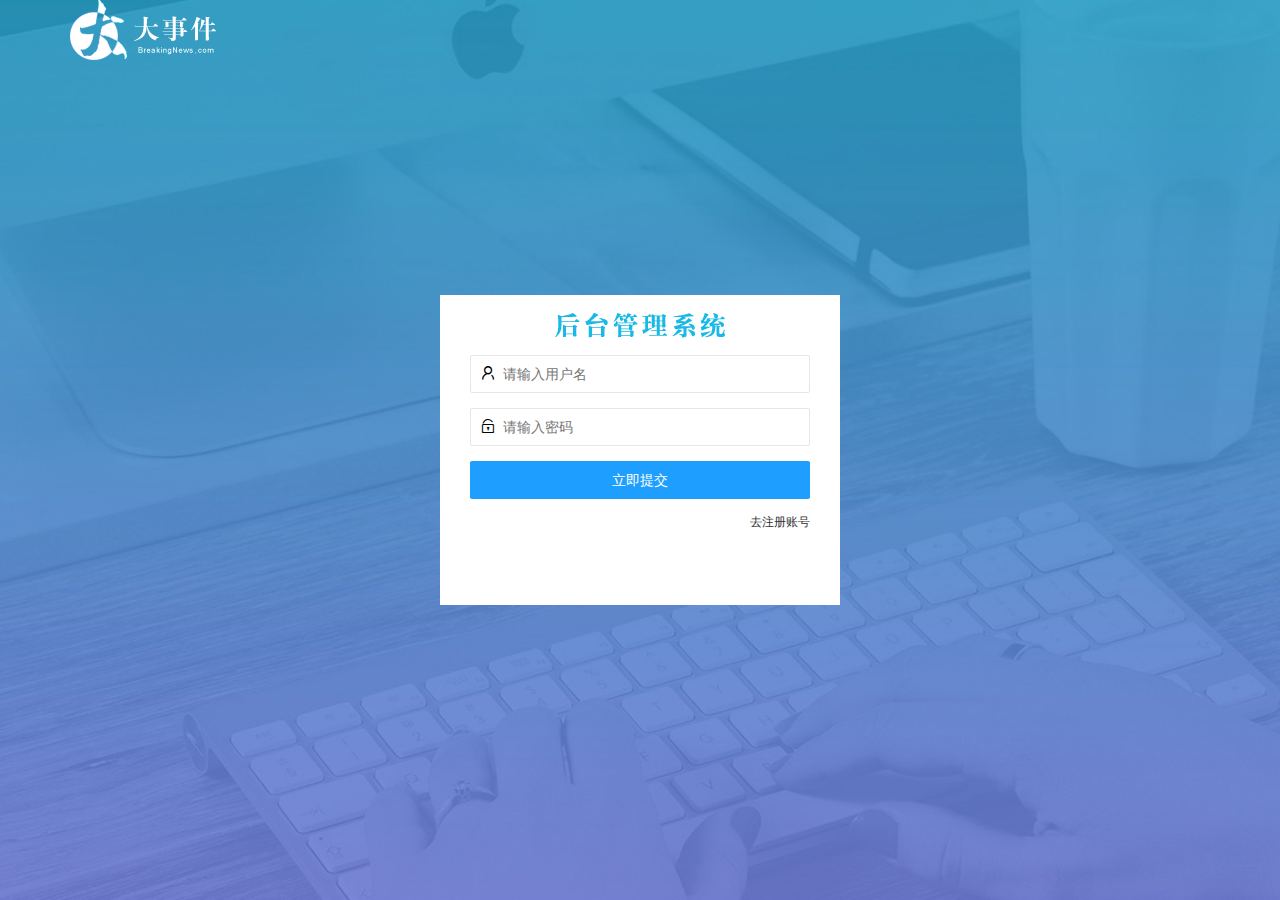
<file: login.html>
<!DOCTYPE html>
<html lang="en">

<head>
    <meta charset="UTF-8">
    <meta http-equiv="X-UA-Compatible" content="IE=edge">
    <meta name="viewport" content="width=device-width, initial-scale=1.0">
    <title>Document</title>
    <!-- 导入layui的样式 -->
    <link rel="stylesheet" href="assets/lib/layui/css/layui.css">
    <!-- 导入自己的样式 -->
    <link rel="stylesheet" href="assets/css/login.css">
</head>

<body>
    <!-- 头部的logo区域 -->
    <div class="layui-main">
        <img src="assets/images/logo.png" alt="">
    </div>

    <!-- 登录注册区域 -->
    <div class="loginAndRegBox">
        <div class="title-box"></div>
        <!-- 登录的div -->
        <div class="login-box">
            <!-- 登录的表单 -->
            <form class="layui-form" id="form_login">
                <!-- 用户名 -->
                <div class="layui-form-item">
                    <i class="layui-icon layui-icon-username"></i>
                    <input type="text" name="username" required lay-verify="required" placeholder="请输入用户名" autocomplete="off" class="layui-input">
                </div>
                <!-- 密码 -->
                <div class="layui-form-item">
                    <i class="layui-icon layui-icon-password"></i>
                    <input type="password" name="password" required lay-verify="required|pwd" placeholder="请输入密码" autocomplete="off" class="layui-input">
                </div>
                <!-- 登录按钮 -->
                <div class="layui-form-item">
                    <button class="layui-btn layui-btn-fluid layui-btn-normal" lay-submit>立即提交</button>
                </div>
                <div class="layui-form-item links">
                    <a href="javascript:;" id="link_reg">去注册账号</a>
                </div>
            </form>

        </div>
        <!-- 注册的div -->
        <div class="reg-box">
            <!-- 注册的表单 -->
            <form class="layui-form" id="form_reg">
                <!-- 用户名 -->
                <div class="layui-form-item">
                    <i class="layui-icon layui-icon-username"></i>
                    <input type="text" name="username" required lay-verify="required" placeholder="请输入用户名" autocomplete="off" class="layui-input">
                </div>
                <!-- 密码 -->
                <div class="layui-form-item">
                    <i class="layui-icon layui-icon-password"></i>
                    <input type="password" name="password" required lay-verify="required|pwd" placeholder="请输入密码" autocomplete="off" class="layui-input">
                </div>
                <!-- 密码确认框 -->
                <div class="layui-form-item">
                    <i class="layui-icon layui-icon-password"></i>
                    <input type="password" name="repassword" required lay-verify="required|pwd|repwd" placeholder="再次确认密码" autocomplete="off" class="layui-input">
                </div>
                <!-- 注册按钮 -->
                <div class="layui-form-item">
                    <button class="layui-btn layui-btn-fluid layui-btn-normal" lay-submit>注册</button>
                </div>
                <div class="layui-form-item links">
                    <a href="javascript:;" id="link_login">去登录</a>
                </div>
            </form>
        </div>
        <!-- 导入layUi的js文件 -->
        <script src="assets/lib/layui/layui.all.js"></script>
        <!-- 导入jquery -->
        <script src="assets/lib/jquery.js"></script>
        <!-- 导入自己的js -->
        <script src="assets/js/login.js"></script>
    </div>
</body>

</html>
</file>
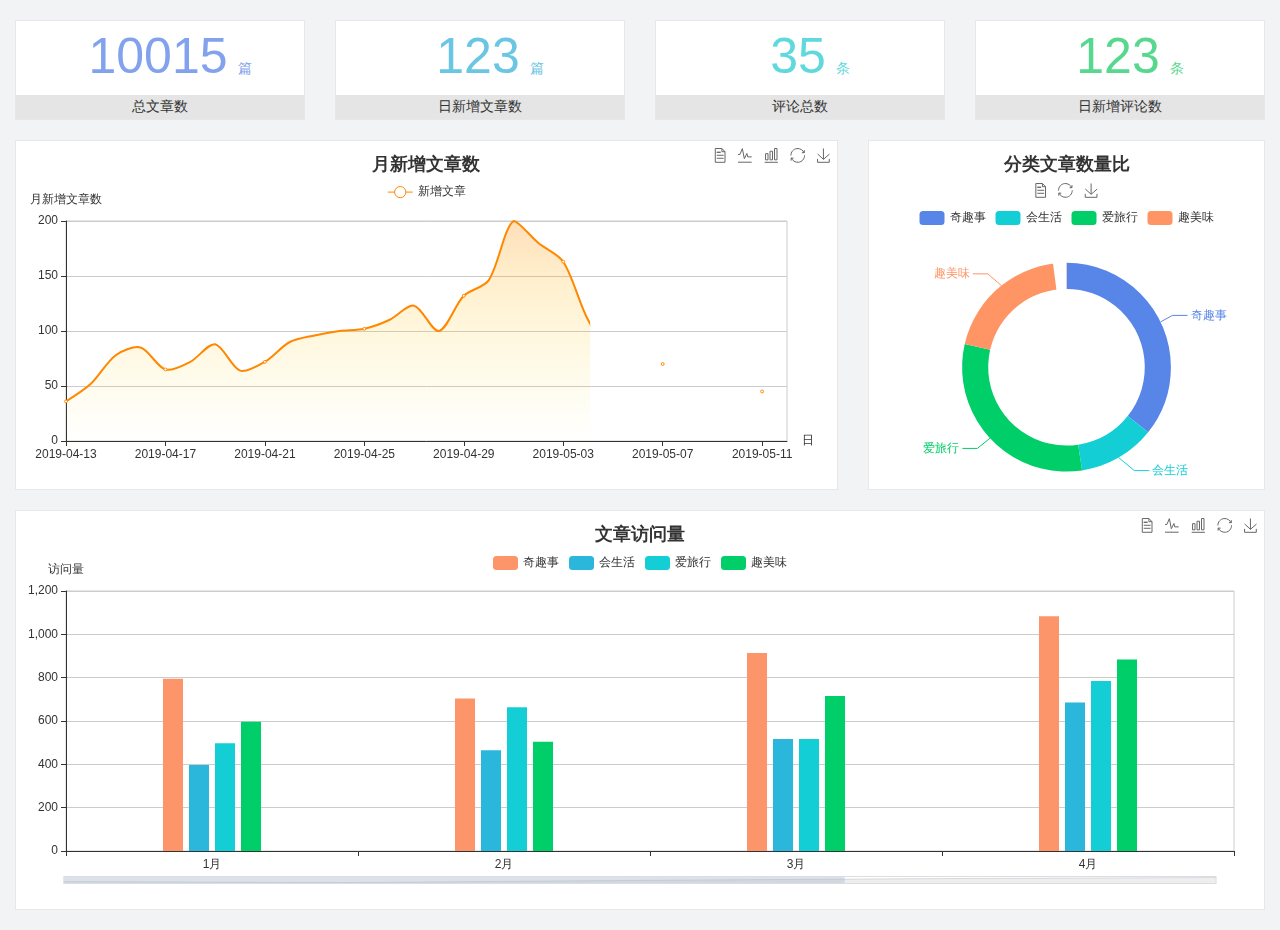
<file: home/dashboard.html>
<!DOCTYPE html>
<html lang="en">

<head>
    <meta charset="UTF-8">
    <meta name="viewport" content="width=device-width, initial-scale=1.0">
    <meta http-equiv="X-UA-Compatible" content="ie=edge">
    <title>图表统计</title>
    <link rel="stylesheet" href="../assets/lib/bootstrap.css" />
    <link rel="stylesheet" href="../assets/lib/main.css" />
    <script src="../assets/lib/jquery.js"></script>
    <script type="text/javascript" src="../assets/lib/echarts.min.js"></script>
</head>

<body>
    <div class="container-fluid">
        <div class="row spannel_list">
            <div class="col-sm-3 col-xs-6">
                <div class="spannel">
                    <em>10015</em><span>篇</span>
                    <b>总文章数</b>
                </div>
            </div>
            <div class="col-sm-3 col-xs-6">
                <div class="spannel scolor01">
                    <em>123</em><span>篇</span>
                    <b>日新增文章数</b>
                </div>
            </div>
            <div class="col-sm-3 col-xs-6">
                <div class="spannel scolor02">
                    <em>35</em><span>条</span>
                    <b>评论总数</b>
                </div>
            </div>
            <div class="col-sm-3 col-xs-6">
                <div class="spannel scolor03">
                    <em>123</em><span>条</span>
                    <b>日新增评论数</b>
                </div>
            </div>
        </div>
    </div>

    <div class="container-fluid">
        <div class="row curve-pie">
            <div class="col-lg-8 col-md-8">
                <div class="gragh_pannel" id="curve_show"></div>
            </div>
            <div class="col-lg-4 col-md-4">
                <div class="gragh_pannel" id="pie_show"></div>
            </div>
        </div>
    </div>

    <div class="container-fluid">
        <div class="column_pannel" id="column_show"></div>
    </div>

    <script>
        var oChart = echarts.init(document.getElementById('curve_show'));
        var aList_all = [{
            'count': 36,
            'date': '2019-04-13'
        }, {
            'count': 52,
            'date': '2019-04-14'
        }, {
            'count': 78,
            'date': '2019-04-15'
        }, {
            'count': 85,
            'date': '2019-04-16'
        }, {
            'count': 65,
            'date': '2019-04-17'
        }, {
            'count': 72,
            'date': '2019-04-18'
        }, {
            'count': 88,
            'date': '2019-04-19'
        }, {
            'count': 64,
            'date': '2019-04-20'
        }, {
            'count': 72,
            'date': '2019-04-21'
        }, {
            'count': 90,
            'date': '2019-04-22'
        }, {
            'count': 96,
            'date': '2019-04-23'
        }, {
            'count': 100,
            'date': '2019-04-24'
        }, {
            'count': 102,
            'date': '2019-04-25'
        }, {
            'count': 110,
            'date': '2019-04-26'
        }, {
            'count': 123,
            'date': '2019-04-27'
        }, {
            'count': 100,
            'date': '2019-04-28'
        }, {
            'count': 132,
            'date': '2019-04-29'
        }, {
            'count': 146,
            'date': '2019-04-30'
        }, {
            'count': 200,
            'date': '2019-05-01'
        }, {
            'count': 180,
            'date': '2019-05-02'
        }, {
            'count': 163,
            'date': '2019-05-03'
        }, {
            'count': 110,
            'date': '2019-05-04'
        }, {
            'count': 80,
            'date': '2019-05-05'
        }, {
            'count': 82,
            'date': '2019-05-06'
        }, {
            'count': 70,
            'date': '2019-05-07'
        }, {
            'count': 65,
            'date': '2019-05-08'
        }, {
            'count': 54,
            'date': '2019-05-09'
        }, {
            'count': 40,
            'date': '2019-05-10'
        }, {
            'count': 45,
            'date': '2019-05-11'
        }, {
            'count': 38,
            'date': '2019-05-12'
        }, ];

        let aCount = [];
        let aDate = [];

        for (var i = 0; i < aList_all.length; i++) {
            aCount.push(aList_all[i].count);
            aDate.push(aList_all[i].date);
        }

        var chartopt = {
            title: {
                text: '月新增文章数',
                left: 'center',
                top: '10'
            },
            tooltip: {
                trigger: 'axis'
            },
            legend: {
                data: ['新增文章'],
                top: '40'
            },
            toolbox: {
                show: true,
                feature: {
                    mark: {
                        show: true
                    },
                    dataView: {
                        show: true,
                        readOnly: false
                    },
                    magicType: {
                        show: true,
                        type: ['line', 'bar']
                    },
                    restore: {
                        show: true
                    },
                    saveAsImage: {
                        show: true
                    }
                }
            },
            calculable: true,
            xAxis: [{
                name: '日',
                type: 'category',
                boundaryGap: false,
                data: aDate
            }],
            yAxis: [{
                name: '月新增文章数',
                type: 'value'
            }],
            series: [{
                name: '新增文章',
                type: 'line',
                smooth: true,
                itemStyle: {
                    normal: {
                        areaStyle: {
                            type: 'default'
                        },
                        color: '#f80'
                    },
                    lineStyle: {
                        color: '#f80'
                    }
                },
                data: aCount
            }],
            areaStyle: {
                normal: {
                    color: new echarts.graphic.LinearGradient(0, 0, 0, 1, [{
                        offset: 0,
                        color: 'rgba(255,136,0,0.39)'
                    }, {
                        offset: .34,
                        color: 'rgba(255,180,0,0.25)'
                    }, {
                        offset: 1,
                        color: 'rgba(255,222,0,0.00)'
                    }])

                }
            },
            grid: {
                show: true,
                x: 50,
                x2: 50,
                y: 80,
                height: 220
            }
        };

        oChart.setOption(chartopt);


        var oPie = echarts.init(document.getElementById('pie_show'));
        var oPieopt = {
            title: {
                top: 10,
                text: '分类文章数量比',
                x: 'center'
            },
            tooltip: {
                trigger: 'item',
                formatter: "{a} <br/>{b} : {c} ({d}%)"
            },
            color: ['#5885e8', '#13cfd5', '#00ce68', '#ff9565'],
            legend: {
                x: 'center',
                top: 65,
                data: ['奇趣事', '会生活', '爱旅行', '趣美味']
            },
            toolbox: {
                show: true,
                x: 'center',
                top: 35,
                feature: {
                    mark: {
                        show: true
                    },
                    dataView: {
                        show: true,
                        readOnly: false
                    },
                    magicType: {
                        show: true,
                        type: ['pie', 'funnel'],
                        option: {
                            funnel: {
                                x: '25%',
                                width: '50%',
                                funnelAlign: 'left',
                                max: 1548
                            }
                        }
                    },
                    restore: {
                        show: true
                    },
                    saveAsImage: {
                        show: true
                    }
                }
            },
            calculable: true,
            series: [{
                name: '访问来源',
                type: 'pie',
                radius: ['45%', '60%'],
                center: ['50%', '65%'],
                data: [{
                    value: 300,
                    name: '奇趣事'
                }, {
                    value: 100,
                    name: '会生活'
                }, {
                    value: 260,
                    name: '爱旅行'
                }, {
                    value: 180,
                    name: '趣美味'
                }]
            }]
        };
        oPie.setOption(oPieopt);



        var oColumn = this.echarts.init(document.getElementById('column_show'));
        var oColumnopt = {
            title: {
                text: '文章访问量',
                left: 'center',
                top: '10'
            },
            tooltip: {
                trigger: 'axis'
            },
            legend: {
                data: ['奇趣事', '会生活', '爱旅行', '趣美味'],
                top: '40'
            },
            toolbox: {
                show: true,
                feature: {
                    mark: {
                        show: true
                    },
                    dataView: {
                        show: true,
                        readOnly: false
                    },
                    magicType: {
                        show: true,
                        type: ['line', 'bar']
                    },
                    restore: {
                        show: true
                    },
                    saveAsImage: {
                        show: true
                    }
                }
            },
            calculable: true,
            xAxis: [{
                type: 'category',
                data: ['1月', '2月', '3月', '4月', '5月']
            }],
            yAxis: [{
                name: '访问量',
                type: 'value'
            }],
            series: [{
                name: '奇趣事',
                type: 'bar',
                barWidth: 20,
                itemStyle: {
                    normal: {
                        areaStyle: {
                            type: 'default'
                        },
                        color: '#fd956a'
                    }
                },
                data: [800, 708, 920, 1090, 1200]
            }, {
                name: '会生活',
                type: 'bar',
                barWidth: 20,
                itemStyle: {
                    normal: {
                        areaStyle: {
                            type: 'default'
                        },
                        color: '#2bb6db'
                    }
                },
                data: [400, 468, 520, 690, 800]
            }, {
                name: '爱旅行',
                type: 'bar',
                barWidth: 20,
                itemStyle: {
                    normal: {
                        areaStyle: {
                            type: 'default'
                        },
                        color: '#13cfd5'
                    }
                },
                data: [500, 668, 520, 790, 900]
            }, {
                name: '趣美味',
                type: 'bar',
                barWidth: 20,
                itemStyle: {
                    normal: {
                        areaStyle: {
                            type: 'default'
                        },
                        color: '#00ce68'
                    }
                },
                data: [600, 508, 720, 890, 1000]
            }],
            grid: {
                show: true,
                x: 50,
                x2: 30,
                y: 80,
                height: 260
            },
            dataZoom: [ //给x轴设置滚动条
                {
                    start: 0, //默认为0
                    end: 100 - 1000 / 31, //默认为100
                    type: 'slider',
                    show: true,
                    xAxisIndex: [0],
                    handleSize: 0, //滑动条的 左右2个滑动条的大小
                    height: 8, //组件高度
                    left: 45, //左边的距离
                    right: 50, //右边的距离
                    bottom: 26, //右边的距离
                    handleColor: '#ddd', //h滑动图标的颜色
                    handleStyle: {
                        borderColor: "#cacaca",
                        borderWidth: "1",
                        shadowBlur: 2,
                        background: "#ddd",
                        shadowColor: "#ddd",
                    }
                }
            ]
        };
        oColumn.setOption(oColumnopt);
    </script>
</body>

</html>
</file>
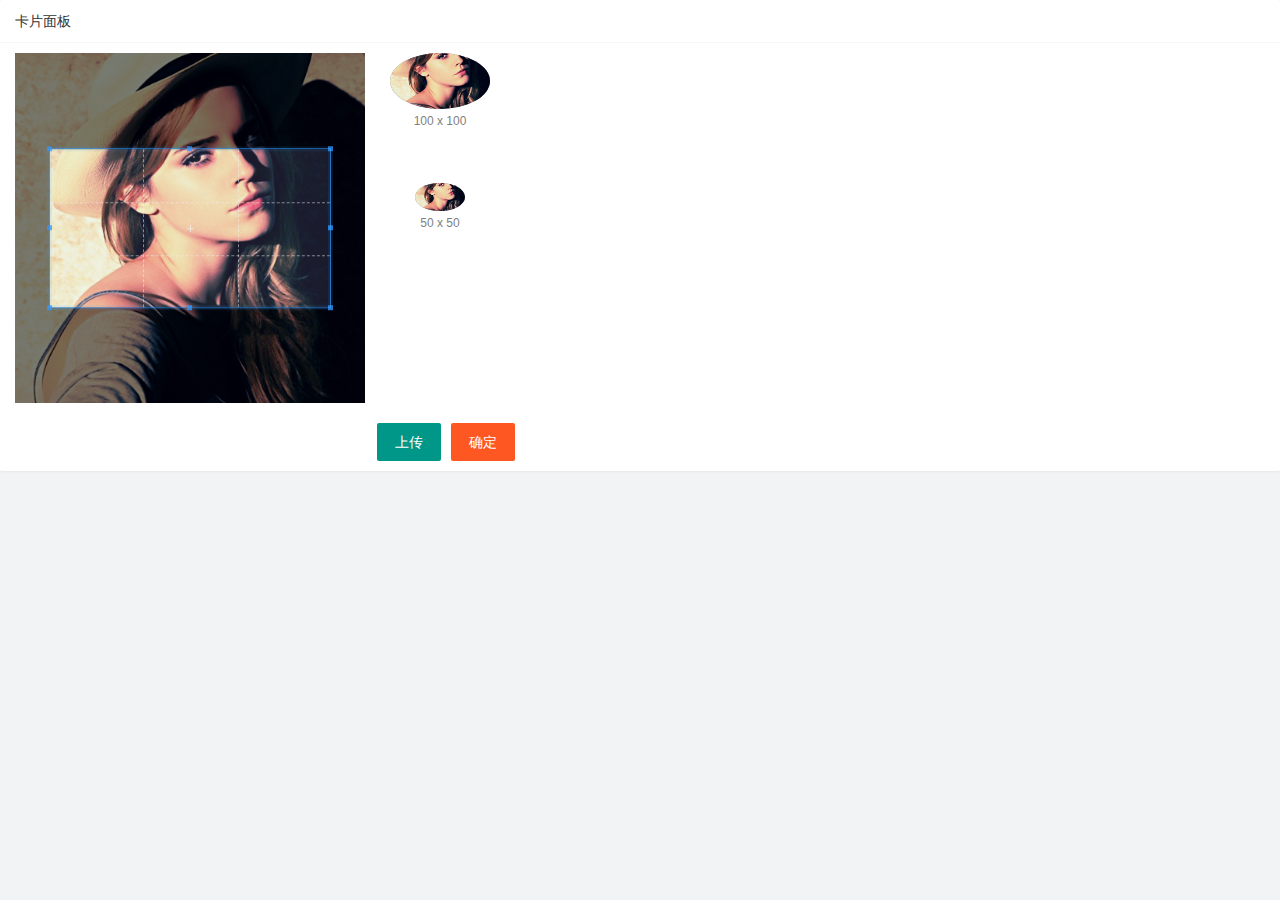
<file: user/user_avatar.html>
<!DOCTYPE html>
<html lang="en">

<head>
    <meta charset="UTF-8">
    <meta http-equiv="X-UA-Compatible" content="IE=edge">
    <meta name="viewport" content="width=device-width, initial-scale=1.0">
    <title>Document</title>
    <link rel="stylesheet" href="../assets/lib/layui/css/layui.css">
    <link rel="stylesheet" href="../assets/lib/cropper/cropper.css">
    <link rel="stylesheet" href="../assets/css/user/user_avatar.css">
</head>

<body>
    <div class="layui-card">
        <div class="layui-card-header">卡片面板</div>
        <div class="layui-card-body">
            <!-- 第一行的图片裁剪和预览区域 -->
            <div class="row1">
                <!-- 图片裁剪区域 -->
                <div class="cropper-box">
                    <!-- 这个 img 标签很重要，将来会把它初始化为裁剪区域 -->
                    <img id="image" src="../assets/images/sample.jpg" />
                </div>
                <!-- 图片的预览区域 -->
                <div class="preview-box">
                    <div>
                        <!-- 宽高为 100px 的预览区域 -->
                        <div class="img-preview w100"></div>
                        <p class="size">100 x 100</p>
                    </div>
                    <div>
                        <!-- 宽高为 50px 的预览区域 -->
                        <div class="img-preview w50"></div>
                        <p class="size">50 x 50</p>
                    </div>
                </div>
            </div>

            <!-- 第二行的按钮区域 -->
            <div class="row2">
                <!-- 通过accept属性，可以指定，允许用户选择什么类型的文件 -->
                <input type="file" id="file" accept="image/png,image/jpeg" />
                <button type="button" class="layui-btn" id="btnChooseImage">上传</button>
                <button type="button" class="layui-btn layui-btn-danger" id="btnUpload">确定</button>
            </div>
        </div>
    </div>
    <script src="../assets/lib/layui/layui.all.js"></script>
    <script src="../assets/lib/jquery.js"></script>
    <script src="../assets/lib/cropper/Cropper.js"></script>
    <script src="../assets/lib/cropper/jquery-cropper.js"></script>
    <script src="../assets/js/user/user_avatar.js"></script>
</body>

</html>
</file>
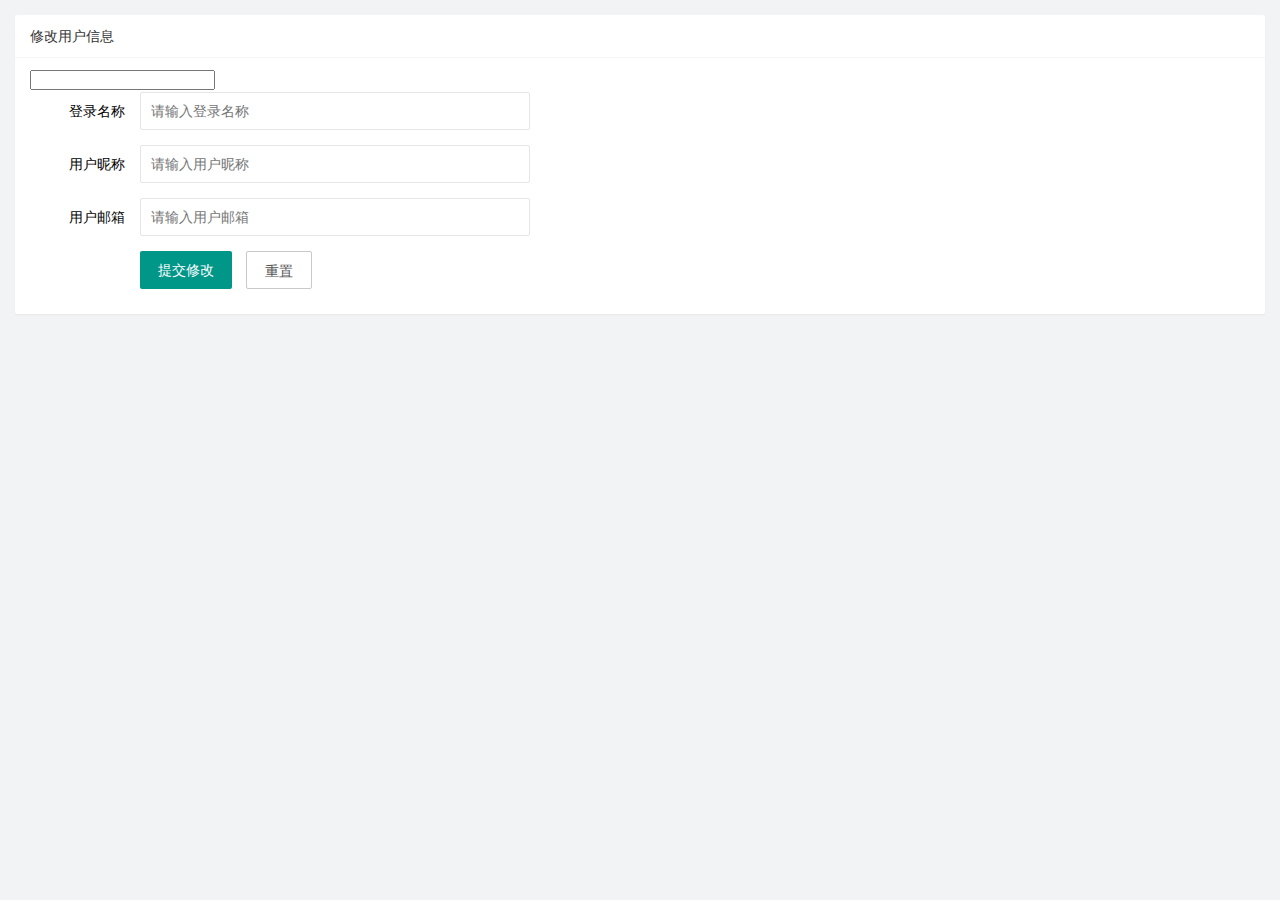
<file: user/user_info.html>
<!DOCTYPE html>
<html lang="en">

<head>
    <meta charset="UTF-8">
    <meta http-equiv="X-UA-Compatible" content="IE=edge">
    <meta name="viewport" content="width=device-width, initial-scale=1.0">
    <title>Document</title>
    <!-- 导入layui的样式 -->
    <link rel="stylesheet" href="../assets/lib/layui/css/layui.css">
    <!-- 导入自己的样式 -->
    <link rel="stylesheet" href="../assets/css/user/user_info.css">
</head>

<body>
    <div class="layui-card">
        <div class="layui-card-header">修改用户信息</div>
        <div class="layui-card-body">
            <!-- form表单区域 -->
            <form class="layui-form" lay-filter="forUserInfo" ">
                <!-- 这是隐藏域 -->
                <input type="hidden " name="id " value=" " />
                <div class="layui-form-item ">
                    <label class="layui-form-label ">登录名称</label>
                    <div class="layui-input-block ">
                        <input type="text " name="username " required placeholder="请输入登录名称 " autocomplete="off " class="layui-input " readonly>
                    </div>
                </div>
                <div class="layui-form-item ">
                    <label class="layui-form-label ">用户昵称</label>
                    <div class="layui-input-block ">
                        <input type="text " name="nikename " required lay-verify="required|nickname " placeholder="请输入用户昵称 " autocomplete="off " class="layui-input ">
                    </div>
                </div>
                <div class="layui-form-item ">
                    <label class="layui-form-label ">用户邮箱</label>
                    <div class="layui-input-block ">
                        <input type="text " name="email " required lay-verify="required|email " placeholder="请输入用户邮箱 " autocomplete="off " class="layui-input ">
                    </div>
                </div>
                <div class="layui-form-item ">
                    <div class="layui-input-block ">
                        <button class="layui-btn " lay-submit lay-filter="formDemo ">提交修改</button>
                        <button type="reset " class="layui-btn layui-btn-primary " id="btnReset ">重置</button>
                    </div>
                </div>
            </form>
        </div>
    </div>
    <!-- 导入layui的js文件 -->
    <script src="../assets/lib/layui/layui.all.js "></script>
    <!-- 导入jquery的js文件 -->
    <script src="../assets/lib/jquery.js "></script>
    <!-- 导入baseAPI的js文件 -->
    <script src="../assets/js/baseAPI.js "></script>
    <!-- 导入自己的js文件 -->
    <script src="../assets/js/user/user_info.js "></script>

</body>

</html>
</file>
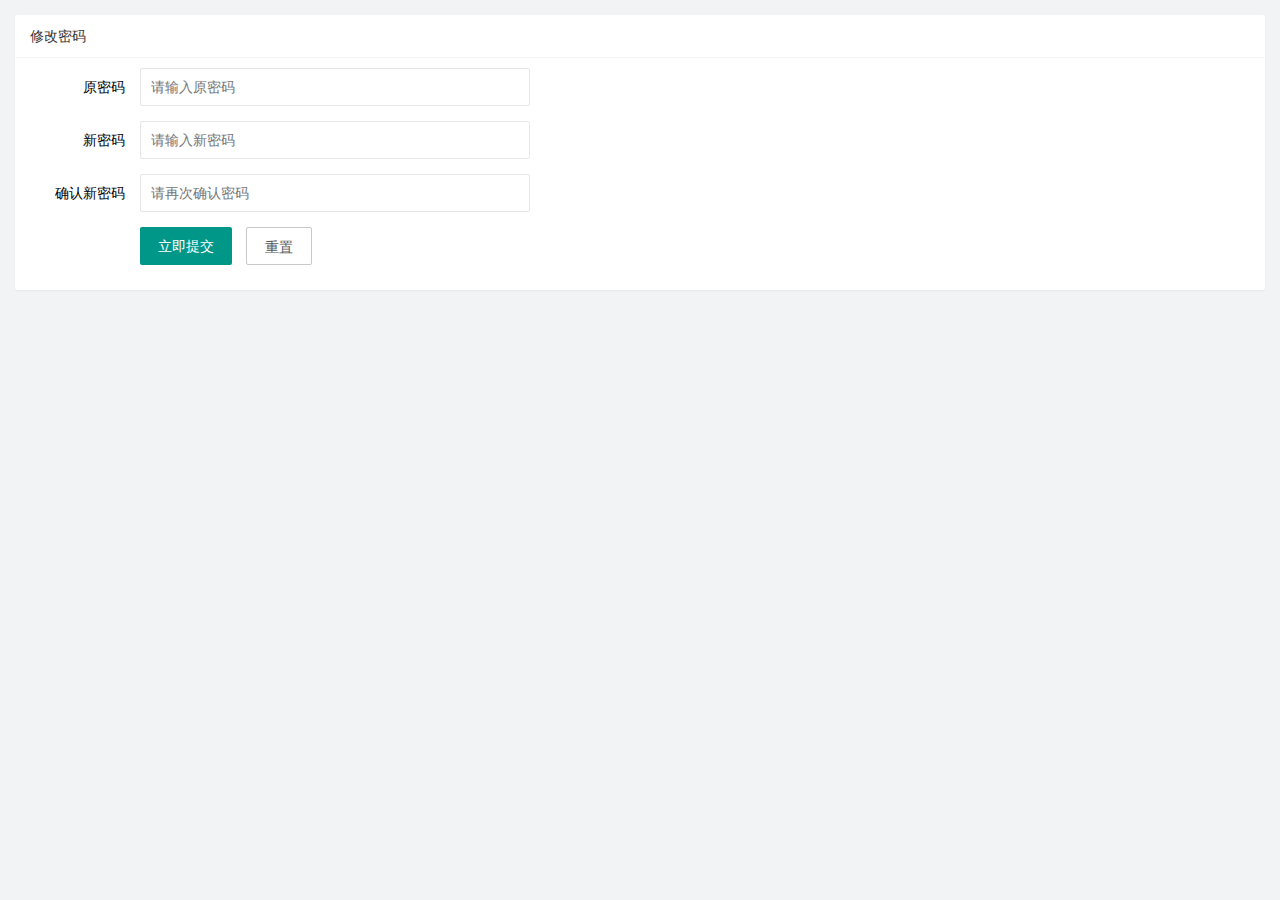
<file: user/user_pwd.html>
<!DOCTYPE html>
<html lang="en">

<head>
    <meta charset="UTF-8">
    <meta http-equiv="X-UA-Compatible" content="IE=edge">
    <meta name="viewport" content="width=device-width, initial-scale=1.0">
    <title>Document</title>
    <link rel="stylesheet" href="../assets/lib/layui/css/layui.css">
    <link rel="stylesheet" href="../assets/css/user/user_pwd.css">
</head>

<body>
    <!-- 卡片区域 -->
    <div class="layui-card">
        <div class="layui-card-header">修改密码</div>
        <div class="layui-card-body">
            <form class="layui-form">
                <div class="layui-form-item">
                    <label class="layui-form-label">原密码</label>
                    <div class="layui-input-block">
                        <input type="password" name="oldPwd" required lay-verify="required|pwd" placeholder="请输入原密码" autocomplete="off" class="layui-input">
                    </div>
                </div>
                <div class="layui-form-item">
                    <label class="layui-form-label">新密码</label>
                    <div class="layui-input-block">
                        <input type="password" name="newPwd" required lay-verify="required|pwd|samePwd" placeholder="请输入新密码" autocomplete="off" class="layui-input">
                    </div>
                </div>
                <div class="layui-form-item">
                    <label class="layui-form-label">确认新密码</label>
                    <div class="layui-input-block">
                        <input type="password" name="rePwd" required lay-verify="required|pwd|rePwd" placeholder="请再次确认密码" autocomplete="off" class="layui-input">
                    </div>
                </div>
                <div class="layui-form-item">
                    <div class="layui-input-block">
                        <button class="layui-btn" lay-submit lay-filter="formDemo">立即提交</button>
                        <button type="reset" class="layui-btn layui-btn-primary">重置</button>
                    </div>
                </div>
            </form>
        </div>
    </div>

    <!-- 导入layui的js文件 -->
    <script src="../assets/lib/layui/layui.all.js"></script>
    <!-- 导入jquery的js文件 -->
    <script src="../assets/lib/jquery.js"></script>
    <!-- 导入baseAPI的js文件 -->
    <script src="../assets/js/baseAPI.js"></script>
    <!-- 导入自己的js文件 -->
    <script src="../assets/js/user/user_pwd.js"></script>
</body>

</html>
</file>
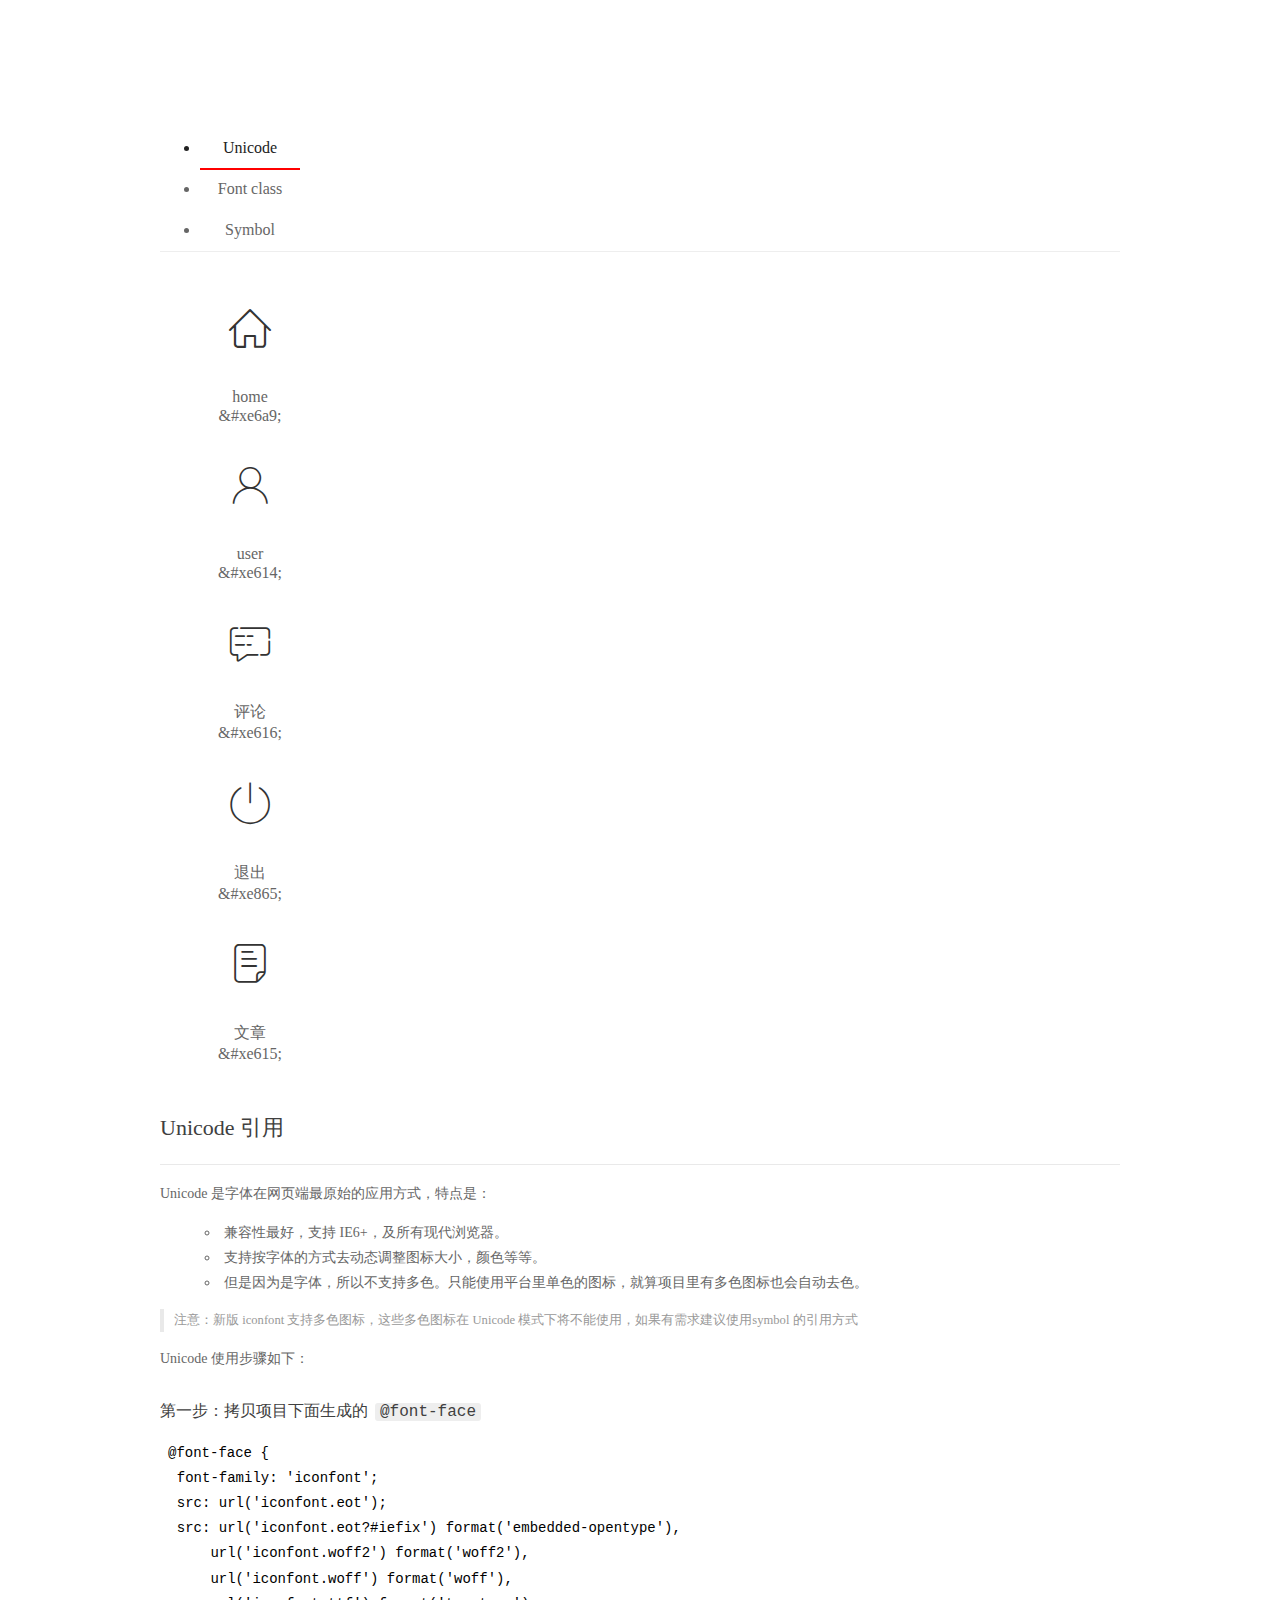
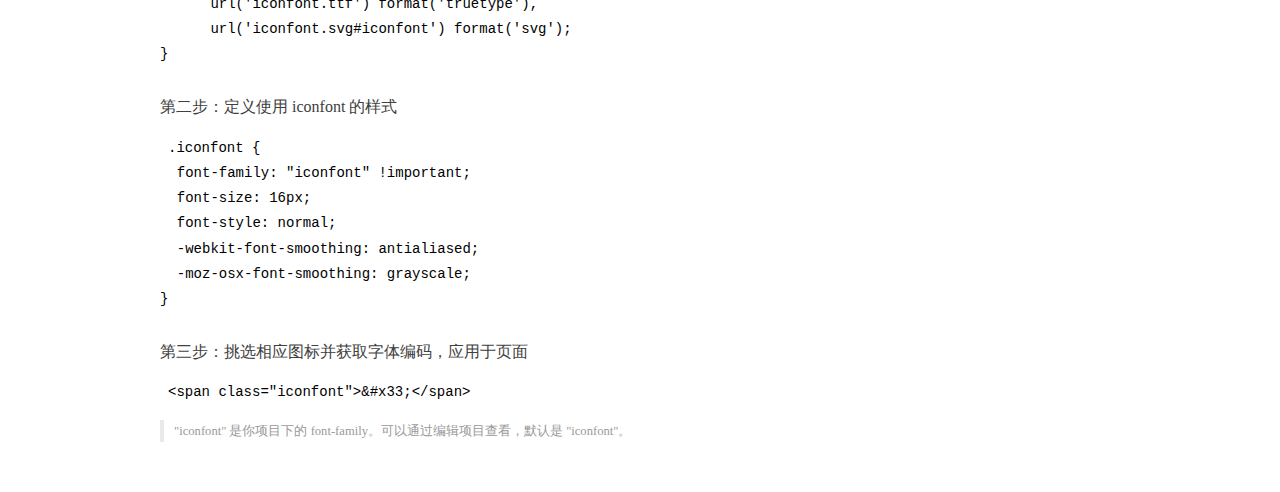
<file: assets/fonts/demo_index.html>
<!DOCTYPE html>
<html>
<head>
  <meta charset="utf-8"/>
  <title>IconFont Demo</title>
  <link rel="shortcut icon" href="https://gtms04.alicdn.com/tps/i4/TB1_oz6GVXXXXaFXpXXJDFnIXXX-64-64.ico" type="image/x-icon"/>
  <link rel="stylesheet" href="https://g.alicdn.com/thx/cube/1.3.2/cube.min.css">
  <link rel="stylesheet" href="demo.css">
  <link rel="stylesheet" href="iconfont.css">
  <script src="iconfont.js"></script>
  <!-- jQuery -->
  <script src="https://a1.alicdn.com/oss/uploads/2018/12/26/7bfddb60-08e8-11e9-9b04-53e73bb6408b.js"></script>
  <!-- 代码高亮 -->
  <script src="https://a1.alicdn.com/oss/uploads/2018/12/26/a3f714d0-08e6-11e9-8a15-ebf944d7534c.js"></script>
</head>
<body>
  <div class="main">
    <h1 class="logo"><a href="https://www.iconfont.cn/" title="iconfont 首页" target="_blank">&#xe86b;</a></h1>
    <div class="nav-tabs">
      <ul id="tabs" class="dib-box">
        <li class="dib active"><span>Unicode</span></li>
        <li class="dib"><span>Font class</span></li>
        <li class="dib"><span>Symbol</span></li>
      </ul>
      
    </div>
    <div class="tab-container">
      <div class="content unicode" style="display: block;">
          <ul class="icon_lists dib-box">
          
            <li class="dib">
              <span class="icon iconfont">&#xe6a9;</span>
                <div class="name">home</div>
                <div class="code-name">&amp;#xe6a9;</div>
              </li>
          
            <li class="dib">
              <span class="icon iconfont">&#xe614;</span>
                <div class="name">user</div>
                <div class="code-name">&amp;#xe614;</div>
              </li>
          
            <li class="dib">
              <span class="icon iconfont">&#xe616;</span>
                <div class="name">评论</div>
                <div class="code-name">&amp;#xe616;</div>
              </li>
          
            <li class="dib">
              <span class="icon iconfont">&#xe865;</span>
                <div class="name">退出</div>
                <div class="code-name">&amp;#xe865;</div>
              </li>
          
            <li class="dib">
              <span class="icon iconfont">&#xe615;</span>
                <div class="name">文章</div>
                <div class="code-name">&amp;#xe615;</div>
              </li>
          
          </ul>
          <div class="article markdown">
          <h2 id="unicode-">Unicode 引用</h2>
          <hr>

          <p>Unicode 是字体在网页端最原始的应用方式，特点是：</p>
          <ul>
            <li>兼容性最好，支持 IE6+，及所有现代浏览器。</li>
            <li>支持按字体的方式去动态调整图标大小，颜色等等。</li>
            <li>但是因为是字体，所以不支持多色。只能使用平台里单色的图标，就算项目里有多色图标也会自动去色。</li>
          </ul>
          <blockquote>
            <p>注意：新版 iconfont 支持多色图标，这些多色图标在 Unicode 模式下将不能使用，如果有需求建议使用symbol 的引用方式</p>
          </blockquote>
          <p>Unicode 使用步骤如下：</p>
          <h3 id="-font-face">第一步：拷贝项目下面生成的 <code>@font-face</code></h3>
<pre><code class="language-css"
>@font-face {
  font-family: 'iconfont';
  src: url('iconfont.eot');
  src: url('iconfont.eot?#iefix') format('embedded-opentype'),
      url('iconfont.woff2') format('woff2'),
      url('iconfont.woff') format('woff'),
      url('iconfont.ttf') format('truetype'),
      url('iconfont.svg#iconfont') format('svg');
}
</code></pre>
          <h3 id="-iconfont-">第二步：定义使用 iconfont 的样式</h3>
<pre><code class="language-css"
>.iconfont {
  font-family: "iconfont" !important;
  font-size: 16px;
  font-style: normal;
  -webkit-font-smoothing: antialiased;
  -moz-osx-font-smoothing: grayscale;
}
</code></pre>
          <h3 id="-">第三步：挑选相应图标并获取字体编码，应用于页面</h3>
<pre>
<code class="language-html"
>&lt;span class="iconfont"&gt;&amp;#x33;&lt;/span&gt;
</code></pre>
          <blockquote>
            <p>"iconfont" 是你项目下的 font-family。可以通过编辑项目查看，默认是 "iconfont"。</p>
          </blockquote>
          </div>
      </div>
      <div class="content font-class">
        <ul class="icon_lists dib-box">
          
          <li class="dib">
            <span class="icon iconfont icon-home"></span>
            <div class="name">
              home
            </div>
            <div class="code-name">.icon-home
            </div>
          </li>
          
          <li class="dib">
            <span class="icon iconfont icon-user"></span>
            <div class="name">
              user
            </div>
            <div class="code-name">.icon-user
            </div>
          </li>
          
          <li class="dib">
            <span class="icon iconfont icon-pinglun"></span>
            <div class="name">
              评论
            </div>
            <div class="code-name">.icon-pinglun
            </div>
          </li>
          
          <li class="dib">
            <span class="icon iconfont icon-tuichu"></span>
            <div class="name">
              退出
            </div>
            <div class="code-name">.icon-tuichu
            </div>
          </li>
          
          <li class="dib">
            <span class="icon iconfont icon-16"></span>
            <div class="name">
              文章
            </div>
            <div class="code-name">.icon-16
            </div>
          </li>
          
        </ul>
        <div class="article markdown">
        <h2 id="font-class-">font-class 引用</h2>
        <hr>

        <p>font-class 是 Unicode 使用方式的一种变种，主要是解决 Unicode 书写不直观，语意不明确的问题。</p>
        <p>与 Unicode 使用方式相比，具有如下特点：</p>
        <ul>
          <li>兼容性良好，支持 IE8+，及所有现代浏览器。</li>
          <li>相比于 Unicode 语意明确，书写更直观。可以很容易分辨这个 icon 是什么。</li>
          <li>因为使用 class 来定义图标，所以当要替换图标时，只需要修改 class 里面的 Unicode 引用。</li>
          <li>不过因为本质上还是使用的字体，所以多色图标还是不支持的。</li>
        </ul>
        <p>使用步骤如下：</p>
        <h3 id="-fontclass-">第一步：引入项目下面生成的 fontclass 代码：</h3>
<pre><code class="language-html">&lt;link rel="stylesheet" href="./iconfont.css"&gt;
</code></pre>
        <h3 id="-">第二步：挑选相应图标并获取类名，应用于页面：</h3>
<pre><code class="language-html">&lt;span class="iconfont icon-xxx"&gt;&lt;/span&gt;
</code></pre>
        <blockquote>
          <p>"
            iconfont" 是你项目下的 font-family。可以通过编辑项目查看，默认是 "iconfont"。</p>
        </blockquote>
      </div>
      </div>
      <div class="content symbol">
          <ul class="icon_lists dib-box">
          
            <li class="dib">
                <svg class="icon svg-icon" aria-hidden="true">
                  <use xlink:href="#icon-home"></use>
                </svg>
                <div class="name">home</div>
                <div class="code-name">#icon-home</div>
            </li>
          
            <li class="dib">
                <svg class="icon svg-icon" aria-hidden="true">
                  <use xlink:href="#icon-user"></use>
                </svg>
                <div class="name">user</div>
                <div class="code-name">#icon-user</div>
            </li>
          
            <li class="dib">
                <svg class="icon svg-icon" aria-hidden="true">
                  <use xlink:href="#icon-pinglun"></use>
                </svg>
                <div class="name">评论</div>
                <div class="code-name">#icon-pinglun</div>
            </li>
          
            <li class="dib">
                <svg class="icon svg-icon" aria-hidden="true">
                  <use xlink:href="#icon-tuichu"></use>
                </svg>
                <div class="name">退出</div>
                <div class="code-name">#icon-tuichu</div>
            </li>
          
            <li class="dib">
                <svg class="icon svg-icon" aria-hidden="true">
                  <use xlink:href="#icon-16"></use>
                </svg>
                <div class="name">文章</div>
                <div class="code-name">#icon-16</div>
            </li>
          
          </ul>
          <div class="article markdown">
          <h2 id="symbol-">Symbol 引用</h2>
          <hr>

          <p>这是一种全新的使用方式，应该说这才是未来的主流，也是平台目前推荐的用法。相关介绍可以参考这篇<a href="">文章</a>
            这种用法其实是做了一个 SVG 的集合，与另外两种相比具有如下特点：</p>
          <ul>
            <li>支持多色图标了，不再受单色限制。</li>
            <li>通过一些技巧，支持像字体那样，通过 <code>font-size</code>, <code>color</code> 来调整样式。</li>
            <li>兼容性较差，支持 IE9+，及现代浏览器。</li>
            <li>浏览器渲染 SVG 的性能一般，还不如 png。</li>
          </ul>
          <p>使用步骤如下：</p>
          <h3 id="-symbol-">第一步：引入项目下面生成的 symbol 代码：</h3>
<pre><code class="language-html">&lt;script src="./iconfont.js"&gt;&lt;/script&gt;
</code></pre>
          <h3 id="-css-">第二步：加入通用 CSS 代码（引入一次就行）：</h3>
<pre><code class="language-html">&lt;style&gt;
.icon {
  width: 1em;
  height: 1em;
  vertical-align: -0.15em;
  fill: currentColor;
  overflow: hidden;
}
&lt;/style&gt;
</code></pre>
          <h3 id="-">第三步：挑选相应图标并获取类名，应用于页面：</h3>
<pre><code class="language-html">&lt;svg class="icon" aria-hidden="true"&gt;
  &lt;use xlink:href="#icon-xxx"&gt;&lt;/use&gt;
&lt;/svg&gt;
</code></pre>
          </div>
      </div>

    </div>
  </div>
  <script>
  $(document).ready(function () {
      $('.tab-container .content:first').show()

      $('#tabs li').click(function (e) {
        var tabContent = $('.tab-container .content')
        var index = $(this).index()

        if ($(this).hasClass('active')) {
          return
        } else {
          $('#tabs li').removeClass('active')
          $(this).addClass('active')

          tabContent.hide().eq(index).fadeIn()
        }
      })
    })
  </script>
</body>
</html>
</file>
<file: assets/lib/layui/css/layui.css>
/** layui-v2.5.5 MIT License By https://www.layui.com */
 .layui-inline,img{display:inline-block;vertical-align:middle}h1,h2,h3,h4,h5,h6{font-weight:400}.layui-edge,.layui-header,.layui-inline,.layui-main{position:relative}.layui-body,.layui-edge,.layui-elip{overflow:hidden}.layui-btn,.layui-edge,.layui-inline,img{vertical-align:middle}.layui-btn,.layui-disabled,.layui-icon,.layui-unselect{-moz-user-select:none;-webkit-user-select:none;-ms-user-select:none}.layui-elip,.layui-form-checkbox span,.layui-form-pane .layui-form-label{text-overflow:ellipsis;white-space:nowrap}.layui-breadcrumb,.layui-tree-btnGroup{visibility:hidden}blockquote,body,button,dd,div,dl,dt,form,h1,h2,h3,h4,h5,h6,input,li,ol,p,pre,td,textarea,th,ul{margin:0;padding:0;-webkit-tap-highlight-color:rgba(0,0,0,0)}a:active,a:hover{outline:0}img{border:none}li{list-style:none}table{border-collapse:collapse;border-spacing:0}h4,h5,h6{font-size:100%}button,input,optgroup,option,select,textarea{font-family:inherit;font-size:inherit;font-style:inherit;font-weight:inherit;outline:0}pre{white-space:pre-wrap;white-space:-moz-pre-wrap;white-space:-pre-wrap;white-space:-o-pre-wrap;word-wrap:break-word}body{line-height:24px;font:14px Helvetica Neue,Helvetica,PingFang SC,Tahoma,Arial,sans-serif}hr{height:1px;margin:10px 0;border:0;clear:both}a{color:#333;text-decoration:none}a:hover{color:#777}a cite{font-style:normal;*cursor:pointer}.layui-border-box,.layui-border-box *{box-sizing:border-box}.layui-box,.layui-box *{box-sizing:content-box}.layui-clear{clear:both;*zoom:1}.layui-clear:after{content:'\20';clear:both;*zoom:1;display:block;height:0}.layui-inline{*display:inline;*zoom:1}.layui-edge{display:inline-block;width:0;height:0;border-width:6px;border-style:dashed;border-color:transparent}.layui-edge-top{top:-4px;border-bottom-color:#999;border-bottom-style:solid}.layui-edge-right{border-left-color:#999;border-left-style:solid}.layui-edge-bottom{top:2px;border-top-color:#999;border-top-style:solid}.layui-edge-left{border-right-color:#999;border-right-style:solid}.layui-disabled,.layui-disabled:hover{color:#d2d2d2!important;cursor:not-allowed!important}.layui-circle{border-radius:100%}.layui-show{display:block!important}.layui-hide{display:none!important}@font-face{font-family:layui-icon;src:url(../font/iconfont.eot?v=250);src:url(../font/iconfont.eot?v=250#iefix) format('embedded-opentype'),url(../font/iconfont.woff2?v=250) format('woff2'),url(../font/iconfont.woff?v=250) format('woff'),url(../font/iconfont.ttf?v=250) format('truetype'),url(../font/iconfont.svg?v=250#layui-icon) format('svg')}.layui-icon{font-family:layui-icon!important;font-size:16px;font-style:normal;-webkit-font-smoothing:antialiased;-moz-osx-font-smoothing:grayscale}.layui-icon-reply-fill:before{content:"\e611"}.layui-icon-set-fill:before{content:"\e614"}.layui-icon-menu-fill:before{content:"\e60f"}.layui-icon-search:before{content:"\e615"}.layui-icon-share:before{content:"\e641"}.layui-icon-set-sm:before{content:"\e620"}.layui-icon-engine:before{content:"\e628"}.layui-icon-close:before{content:"\1006"}.layui-icon-close-fill:before{content:"\1007"}.layui-icon-chart-screen:before{content:"\e629"}.layui-icon-star:before{content:"\e600"}.layui-icon-circle-dot:before{content:"\e617"}.layui-icon-chat:before{content:"\e606"}.layui-icon-release:before{content:"\e609"}.layui-icon-list:before{content:"\e60a"}.layui-icon-chart:before{content:"\e62c"}.layui-icon-ok-circle:before{content:"\1005"}.layui-icon-layim-theme:before{content:"\e61b"}.layui-icon-table:before{content:"\e62d"}.layui-icon-right:before{content:"\e602"}.layui-icon-left:before{content:"\e603"}.layui-icon-cart-simple:before{content:"\e698"}.layui-icon-face-cry:before{content:"\e69c"}.layui-icon-face-smile:before{content:"\e6af"}.layui-icon-survey:before{content:"\e6b2"}.layui-icon-tree:before{content:"\e62e"}.layui-icon-upload-circle:before{content:"\e62f"}.layui-icon-add-circle:before{content:"\e61f"}.layui-icon-download-circle:before{content:"\e601"}.layui-icon-templeate-1:before{content:"\e630"}.layui-icon-util:before{content:"\e631"}.layui-icon-face-surprised:before{content:"\e664"}.layui-icon-edit:before{content:"\e642"}.layui-icon-speaker:before{content:"\e645"}.layui-icon-down:before{content:"\e61a"}.layui-icon-file:before{content:"\e621"}.layui-icon-layouts:before{content:"\e632"}.layui-icon-rate-half:before{content:"\e6c9"}.layui-icon-add-circle-fine:before{content:"\e608"}.layui-icon-prev-circle:before{content:"\e633"}.layui-icon-read:before{content:"\e705"}.layui-icon-404:before{content:"\e61c"}.layui-icon-carousel:before{content:"\e634"}.layui-icon-help:before{content:"\e607"}.layui-icon-code-circle:before{content:"\e635"}.layui-icon-water:before{content:"\e636"}.layui-icon-username:before{content:"\e66f"}.layui-icon-find-fill:before{content:"\e670"}.layui-icon-about:before{content:"\e60b"}.layui-icon-location:before{content:"\e715"}.layui-icon-up:before{content:"\e619"}.layui-icon-pause:before{content:"\e651"}.layui-icon-date:before{content:"\e637"}.layui-icon-layim-uploadfile:before{content:"\e61d"}.layui-icon-delete:before{content:"\e640"}.layui-icon-play:before{content:"\e652"}.layui-icon-top:before{content:"\e604"}.layui-icon-friends:before{content:"\e612"}.layui-icon-refresh-3:before{content:"\e9aa"}.layui-icon-ok:before{content:"\e605"}.layui-icon-layer:before{content:"\e638"}.layui-icon-face-smile-fine:before{content:"\e60c"}.layui-icon-dollar:before{content:"\e659"}.layui-icon-group:before{content:"\e613"}.layui-icon-layim-download:before{content:"\e61e"}.layui-icon-picture-fine:before{content:"\e60d"}.layui-icon-link:before{content:"\e64c"}.layui-icon-diamond:before{content:"\e735"}.layui-icon-log:before{content:"\e60e"}.layui-icon-rate-solid:before{content:"\e67a"}.layui-icon-fonts-del:before{content:"\e64f"}.layui-icon-unlink:before{content:"\e64d"}.layui-icon-fonts-clear:before{content:"\e639"}.layui-icon-triangle-r:before{content:"\e623"}.layui-icon-circle:before{content:"\e63f"}.layui-icon-radio:before{content:"\e643"}.layui-icon-align-center:before{content:"\e647"}.layui-icon-align-right:before{content:"\e648"}.layui-icon-align-left:before{content:"\e649"}.layui-icon-loading-1:before{content:"\e63e"}.layui-icon-return:before{content:"\e65c"}.layui-icon-fonts-strong:before{content:"\e62b"}.layui-icon-upload:before{content:"\e67c"}.layui-icon-dialogue:before{content:"\e63a"}.layui-icon-video:before{content:"\e6ed"}.layui-icon-headset:before{content:"\e6fc"}.layui-icon-cellphone-fine:before{content:"\e63b"}.layui-icon-add-1:before{content:"\e654"}.layui-icon-face-smile-b:before{content:"\e650"}.layui-icon-fonts-html:before{content:"\e64b"}.layui-icon-form:before{content:"\e63c"}.layui-icon-cart:before{content:"\e657"}.layui-icon-camera-fill:before{content:"\e65d"}.layui-icon-tabs:before{content:"\e62a"}.layui-icon-fonts-code:before{content:"\e64e"}.layui-icon-fire:before{content:"\e756"}.layui-icon-set:before{content:"\e716"}.layui-icon-fonts-u:before{content:"\e646"}.layui-icon-triangle-d:before{content:"\e625"}.layui-icon-tips:before{content:"\e702"}.layui-icon-picture:before{content:"\e64a"}.layui-icon-more-vertical:before{content:"\e671"}.layui-icon-flag:before{content:"\e66c"}.layui-icon-loading:before{content:"\e63d"}.layui-icon-fonts-i:before{content:"\e644"}.layui-icon-refresh-1:before{content:"\e666"}.layui-icon-rmb:before{content:"\e65e"}.layui-icon-home:before{content:"\e68e"}.layui-icon-user:before{content:"\e770"}.layui-icon-notice:before{content:"\e667"}.layui-icon-login-weibo:before{content:"\e675"}.layui-icon-voice:before{content:"\e688"}.layui-icon-upload-drag:before{content:"\e681"}.layui-icon-login-qq:before{content:"\e676"}.layui-icon-snowflake:before{content:"\e6b1"}.layui-icon-file-b:before{content:"\e655"}.layui-icon-template:before{content:"\e663"}.layui-icon-auz:before{content:"\e672"}.layui-icon-console:before{content:"\e665"}.layui-icon-app:before{content:"\e653"}.layui-icon-prev:before{content:"\e65a"}.layui-icon-website:before{content:"\e7ae"}.layui-icon-next:before{content:"\e65b"}.layui-icon-component:before{content:"\e857"}.layui-icon-more:before{content:"\e65f"}.layui-icon-login-wechat:before{content:"\e677"}.layui-icon-shrink-right:before{content:"\e668"}.layui-icon-spread-left:before{content:"\e66b"}.layui-icon-camera:before{content:"\e660"}.layui-icon-note:before{content:"\e66e"}.layui-icon-refresh:before{content:"\e669"}.layui-icon-female:before{content:"\e661"}.layui-icon-male:before{content:"\e662"}.layui-icon-password:before{content:"\e673"}.layui-icon-senior:before{content:"\e674"}.layui-icon-theme:before{content:"\e66a"}.layui-icon-tread:before{content:"\e6c5"}.layui-icon-praise:before{content:"\e6c6"}.layui-icon-star-fill:before{content:"\e658"}.layui-icon-rate:before{content:"\e67b"}.layui-icon-template-1:before{content:"\e656"}.layui-icon-vercode:before{content:"\e679"}.layui-icon-cellphone:before{content:"\e678"}.layui-icon-screen-full:before{content:"\e622"}.layui-icon-screen-restore:before{content:"\e758"}.layui-icon-cols:before{content:"\e610"}.layui-icon-export:before{content:"\e67d"}.layui-icon-print:before{content:"\e66d"}.layui-icon-slider:before{content:"\e714"}.layui-icon-addition:before{content:"\e624"}.layui-icon-subtraction:before{content:"\e67e"}.layui-icon-service:before{content:"\e626"}.layui-icon-transfer:before{content:"\e691"}.layui-main{width:1140px;margin:0 auto}.layui-header{z-index:1000;height:60px}.layui-header a:hover{transition:all .5s;-webkit-transition:all .5s}.layui-side{position:fixed;left:0;top:0;bottom:0;z-index:999;width:200px;overflow-x:hidden}.layui-side-scroll{position:relative;width:220px;height:100%;overflow-x:hidden}.layui-body{position:absolute;left:200px;right:0;top:0;bottom:0;z-index:998;width:auto;overflow-y:auto;box-sizing:border-box}.layui-layout-body{overflow:hidden}.layui-layout-admin .layui-header{background-color:#23262E}.layui-layout-admin .layui-side{top:60px;width:200px;overflow-x:hidden}.layui-layout-admin .layui-body{position:fixed;top:60px;bottom:44px}.layui-layout-admin .layui-main{width:auto;margin:0 15px}.layui-layout-admin .layui-footer{position:fixed;left:200px;right:0;bottom:0;height:44px;line-height:44px;padding:0 15px;background-color:#eee}.layui-layout-admin .layui-logo{position:absolute;left:0;top:0;width:200px;height:100%;line-height:60px;text-align:center;color:#009688;font-size:16px}.layui-layout-admin .layui-header .layui-nav{background:0 0}.layui-layout-left{position:absolute!important;left:200px;top:0}.layui-layout-right{position:absolute!important;right:0;top:0}.layui-container{position:relative;margin:0 auto;padding:0 15px;box-sizing:border-box}.layui-fluid{position:relative;margin:0 auto;padding:0 15px}.layui-row:after,.layui-row:before{content:'';display:block;clear:both}.layui-col-lg1,.layui-col-lg10,.layui-col-lg11,.layui-col-lg12,.layui-col-lg2,.layui-col-lg3,.layui-col-lg4,.layui-col-lg5,.layui-col-lg6,.layui-col-lg7,.layui-col-lg8,.layui-col-lg9,.layui-col-md1,.layui-col-md10,.layui-col-md11,.layui-col-md12,.layui-col-md2,.layui-col-md3,.layui-col-md4,.layui-col-md5,.layui-col-md6,.layui-col-md7,.layui-col-md8,.layui-col-md9,.layui-col-sm1,.layui-col-sm10,.layui-col-sm11,.layui-col-sm12,.layui-col-sm2,.layui-col-sm3,.layui-col-sm4,.layui-col-sm5,.layui-col-sm6,.layui-col-sm7,.layui-col-sm8,.layui-col-sm9,.layui-col-xs1,.layui-col-xs10,.layui-col-xs11,.layui-col-xs12,.layui-col-xs2,.layui-col-xs3,.layui-col-xs4,.layui-col-xs5,.layui-col-xs6,.layui-col-xs7,.layui-col-xs8,.layui-col-xs9{position:relative;display:block;box-sizing:border-box}.layui-col-xs1,.layui-col-xs10,.layui-col-xs11,.layui-col-xs12,.layui-col-xs2,.layui-col-xs3,.layui-col-xs4,.layui-col-xs5,.layui-col-xs6,.layui-col-xs7,.layui-col-xs8,.layui-col-xs9{float:left}.layui-col-xs1{width:8.33333333%}.layui-col-xs2{width:16.66666667%}.layui-col-xs3{width:25%}.layui-col-xs4{width:33.33333333%}.layui-col-xs5{width:41.66666667%}.layui-col-xs6{width:50%}.layui-col-xs7{width:58.33333333%}.layui-col-xs8{width:66.66666667%}.layui-col-xs9{width:75%}.layui-col-xs10{width:83.33333333%}.layui-col-xs11{width:91.66666667%}.layui-col-xs12{width:100%}.layui-col-xs-offset1{margin-left:8.33333333%}.layui-col-xs-offset2{margin-left:16.66666667%}.layui-col-xs-offset3{margin-left:25%}.layui-col-xs-offset4{margin-left:33.33333333%}.layui-col-xs-offset5{margin-left:41.66666667%}.layui-col-xs-offset6{margin-left:50%}.layui-col-xs-offset7{margin-left:58.33333333%}.layui-col-xs-offset8{margin-left:66.66666667%}.layui-col-xs-offset9{margin-left:75%}.layui-col-xs-offset10{margin-left:83.33333333%}.layui-col-xs-offset11{margin-left:91.66666667%}.layui-col-xs-offset12{margin-left:100%}@media screen and (max-width:768px){.layui-hide-xs{display:none!important}.layui-show-xs-block{display:block!important}.layui-show-xs-inline{display:inline!important}.layui-show-xs-inline-block{display:inline-block!important}}@media screen and (min-width:768px){.layui-container{width:750px}.layui-hide-sm{display:none!important}.layui-show-sm-block{display:block!important}.layui-show-sm-inline{display:inline!important}.layui-show-sm-inline-block{display:inline-block!important}.layui-col-sm1,.layui-col-sm10,.layui-col-sm11,.layui-col-sm12,.layui-col-sm2,.layui-col-sm3,.layui-col-sm4,.layui-col-sm5,.layui-col-sm6,.layui-col-sm7,.layui-col-sm8,.layui-col-sm9{float:left}.layui-col-sm1{width:8.33333333%}.layui-col-sm2{width:16.66666667%}.layui-col-sm3{width:25%}.layui-col-sm4{width:33.33333333%}.layui-col-sm5{width:41.66666667%}.layui-col-sm6{width:50%}.layui-col-sm7{width:58.33333333%}.layui-col-sm8{width:66.66666667%}.layui-col-sm9{width:75%}.layui-col-sm10{width:83.33333333%}.layui-col-sm11{width:91.66666667%}.layui-col-sm12{width:100%}.layui-col-sm-offset1{margin-left:8.33333333%}.layui-col-sm-offset2{margin-left:16.66666667%}.layui-col-sm-offset3{margin-left:25%}.layui-col-sm-offset4{margin-left:33.33333333%}.layui-col-sm-offset5{margin-left:41.66666667%}.layui-col-sm-offset6{margin-left:50%}.layui-col-sm-offset7{margin-left:58.33333333%}.layui-col-sm-offset8{margin-left:66.66666667%}.layui-col-sm-offset9{margin-left:75%}.layui-col-sm-offset10{margin-left:83.33333333%}.layui-col-sm-offset11{margin-left:91.66666667%}.layui-col-sm-offset12{margin-left:100%}}@media screen and (min-width:992px){.layui-container{width:970px}.layui-hide-md{display:none!important}.layui-show-md-block{display:block!important}.layui-show-md-inline{display:inline!important}.layui-show-md-inline-block{display:inline-block!important}.layui-col-md1,.layui-col-md10,.layui-col-md11,.layui-col-md12,.layui-col-md2,.layui-col-md3,.layui-col-md4,.layui-col-md5,.layui-col-md6,.layui-col-md7,.layui-col-md8,.layui-col-md9{float:left}.layui-col-md1{width:8.33333333%}.layui-col-md2{width:16.66666667%}.layui-col-md3{width:25%}.layui-col-md4{width:33.33333333%}.layui-col-md5{width:41.66666667%}.layui-col-md6{width:50%}.layui-col-md7{width:58.33333333%}.layui-col-md8{width:66.66666667%}.layui-col-md9{width:75%}.layui-col-md10{width:83.33333333%}.layui-col-md11{width:91.66666667%}.layui-col-md12{width:100%}.layui-col-md-offset1{margin-left:8.33333333%}.layui-col-md-offset2{margin-left:16.66666667%}.layui-col-md-offset3{margin-left:25%}.layui-col-md-offset4{margin-left:33.33333333%}.layui-col-md-offset5{margin-left:41.66666667%}.layui-col-md-offset6{margin-left:50%}.layui-col-md-offset7{margin-left:58.33333333%}.layui-col-md-offset8{margin-left:66.66666667%}.layui-col-md-offset9{margin-left:75%}.layui-col-md-offset10{margin-left:83.33333333%}.layui-col-md-offset11{margin-left:91.66666667%}.layui-col-md-offset12{margin-left:100%}}@media screen and (min-width:1200px){.layui-container{width:1170px}.layui-hide-lg{display:none!important}.layui-show-lg-block{display:block!important}.layui-show-lg-inline{display:inline!important}.layui-show-lg-inline-block{display:inline-block!important}.layui-col-lg1,.layui-col-lg10,.layui-col-lg11,.layui-col-lg12,.layui-col-lg2,.layui-col-lg3,.layui-col-lg4,.layui-col-lg5,.layui-col-lg6,.layui-col-lg7,.layui-col-lg8,.layui-col-lg9{float:left}.layui-col-lg1{width:8.33333333%}.layui-col-lg2{width:16.66666667%}.layui-col-lg3{width:25%}.layui-col-lg4{width:33.33333333%}.layui-col-lg5{width:41.66666667%}.layui-col-lg6{width:50%}.layui-col-lg7{width:58.33333333%}.layui-col-lg8{width:66.66666667%}.layui-col-lg9{width:75%}.layui-col-lg10{width:83.33333333%}.layui-col-lg11{width:91.66666667%}.layui-col-lg12{width:100%}.layui-col-lg-offset1{margin-left:8.33333333%}.layui-col-lg-offset2{margin-left:16.66666667%}.layui-col-lg-offset3{margin-left:25%}.layui-col-lg-offset4{margin-left:33.33333333%}.layui-col-lg-offset5{margin-left:41.66666667%}.layui-col-lg-offset6{margin-left:50%}.layui-col-lg-offset7{margin-left:58.33333333%}.layui-col-lg-offset8{margin-left:66.66666667%}.layui-col-lg-offset9{margin-left:75%}.layui-col-lg-offset10{margin-left:83.33333333%}.layui-col-lg-offset11{margin-left:91.66666667%}.layui-col-lg-offset12{margin-left:100%}}.layui-col-space1{margin:-.5px}.layui-col-space1>*{padding:.5px}.layui-col-space3{margin:-1.5px}.layui-col-space3>*{padding:1.5px}.layui-col-space5{margin:-2.5px}.layui-col-space5>*{padding:2.5px}.layui-col-space8{margin:-3.5px}.layui-col-space8>*{padding:3.5px}.layui-col-space10{margin:-5px}.layui-col-space10>*{padding:5px}.layui-col-space12{margin:-6px}.layui-col-space12>*{padding:6px}.layui-col-space15{margin:-7.5px}.layui-col-space15>*{padding:7.5px}.layui-col-space18{margin:-9px}.layui-col-space18>*{padding:9px}.layui-col-space20{margin:-10px}.layui-col-space20>*{padding:10px}.layui-col-space22{margin:-11px}.layui-col-space22>*{padding:11px}.layui-col-space25{margin:-12.5px}.layui-col-space25>*{padding:12.5px}.layui-col-space30{margin:-15px}.layui-col-space30>*{padding:15px}.layui-btn,.layui-input,.layui-select,.layui-textarea,.layui-upload-button{outline:0;-webkit-appearance:none;transition:all .3s;-webkit-transition:all .3s;box-sizing:border-box}.layui-elem-quote{margin-bottom:10px;padding:15px;line-height:22px;border-left:5px solid #009688;border-radius:0 2px 2px 0;background-color:#f2f2f2}.layui-quote-nm{border-style:solid;border-width:1px 1px 1px 5px;background:0 0}.layui-elem-field{margin-bottom:10px;padding:0;border-width:1px;border-style:solid}.layui-elem-field legend{margin-left:20px;padding:0 10px;font-size:20px;font-weight:300}.layui-field-title{margin:10px 0 20px;border-width:1px 0 0}.layui-field-box{padding:10px 15px}.layui-field-title .layui-field-box{padding:10px 0}.layui-progress{position:relative;height:6px;border-radius:20px;background-color:#e2e2e2}.layui-progress-bar{position:absolute;left:0;top:0;width:0;max-width:100%;height:6px;border-radius:20px;text-align:right;background-color:#5FB878;transition:all .3s;-webkit-transition:all .3s}.layui-progress-big,.layui-progress-big .layui-progress-bar{height:18px;line-height:18px}.layui-progress-text{position:relative;top:-20px;line-height:18px;font-size:12px;color:#666}.layui-progress-big .layui-progress-text{position:static;padding:0 10px;color:#fff}.layui-collapse{border-width:1px;border-style:solid;border-radius:2px}.layui-colla-content,.layui-colla-item{border-top-width:1px;border-top-style:solid}.layui-colla-item:first-child{border-top:none}.layui-colla-title{position:relative;height:42px;line-height:42px;padding:0 15px 0 35px;color:#333;background-color:#f2f2f2;cursor:pointer;font-size:14px;overflow:hidden}.layui-colla-content{display:none;padding:10px 15px;line-height:22px;color:#666}.layui-colla-icon{position:absolute;left:15px;top:0;font-size:14px}.layui-card{margin-bottom:15px;border-radius:2px;background-color:#fff;box-shadow:0 1px 2px 0 rgba(0,0,0,.05)}.layui-card:last-child{margin-bottom:0}.layui-card-header{position:relative;height:42px;line-height:42px;padding:0 15px;border-bottom:1px solid #f6f6f6;color:#333;border-radius:2px 2px 0 0;font-size:14px}.layui-bg-black,.layui-bg-blue,.layui-bg-cyan,.layui-bg-green,.layui-bg-orange,.layui-bg-red{color:#fff!important}.layui-card-body{position:relative;padding:10px 15px;line-height:24px}.layui-card-body[pad15]{padding:15px}.layui-card-body[pad20]{padding:20px}.layui-card-body .layui-table{margin:5px 0}.layui-card .layui-tab{margin:0}.layui-panel-window{position:relative;padding:15px;border-radius:0;border-top:5px solid #E6E6E6;background-color:#fff}.layui-auxiliar-moving{position:fixed;left:0;right:0;top:0;bottom:0;width:100%;height:100%;background:0 0;z-index:9999999999}.layui-form-label,.layui-form-mid,.layui-form-select,.layui-input-block,.layui-input-inline,.layui-textarea{position:relative}.layui-bg-red{background-color:#FF5722!important}.layui-bg-orange{background-color:#FFB800!important}.layui-bg-green{background-color:#009688!important}.layui-bg-cyan{background-color:#2F4056!important}.layui-bg-blue{background-color:#1E9FFF!important}.layui-bg-black{background-color:#393D49!important}.layui-bg-gray{background-color:#eee!important;color:#666!important}.layui-badge-rim,.layui-colla-content,.layui-colla-item,.layui-collapse,.layui-elem-field,.layui-form-pane .layui-form-item[pane],.layui-form-pane .layui-form-label,.layui-input,.layui-layedit,.layui-layedit-tool,.layui-quote-nm,.layui-select,.layui-tab-bar,.layui-tab-card,.layui-tab-title,.layui-tab-title .layui-this:after,.layui-textarea{border-color:#e6e6e6}.layui-timeline-item:before,hr{background-color:#e6e6e6}.layui-text{line-height:22px;font-size:14px;color:#666}.layui-text h1,.layui-text h2,.layui-text h3{font-weight:500;color:#333}.layui-text h1{font-size:30px}.layui-text h2{font-size:24px}.layui-text h3{font-size:18px}.layui-text a:not(.layui-btn){color:#01AAED}.layui-text a:not(.layui-btn):hover{text-decoration:underline}.layui-text ul{padding:5px 0 5px 15px}.layui-text ul li{margin-top:5px;list-style-type:disc}.layui-text em,.layui-word-aux{color:#999!important;padding:0 5px!important}.layui-btn{display:inline-block;height:38px;line-height:38px;padding:0 18px;background-color:#009688;color:#fff;white-space:nowrap;text-align:center;font-size:14px;border:none;border-radius:2px;cursor:pointer}.layui-btn:hover{opacity:.8;filter:alpha(opacity=80);color:#fff}.layui-btn:active{opacity:1;filter:alpha(opacity=100)}.layui-btn+.layui-btn{margin-left:10px}.layui-btn-container{font-size:0}.layui-btn-container .layui-btn{margin-right:10px;margin-bottom:10px}.layui-btn-container .layui-btn+.layui-btn{margin-left:0}.layui-table .layui-btn-container .layui-btn{margin-bottom:9px}.layui-btn-radius{border-radius:100px}.layui-btn .layui-icon{margin-right:3px;font-size:18px;vertical-align:bottom;vertical-align:middle\9}.layui-btn-primary{border:1px solid #C9C9C9;background-color:#fff;color:#555}.layui-btn-primary:hover{border-color:#009688;color:#333}.layui-btn-normal{background-color:#1E9FFF}.layui-btn-warm{background-color:#FFB800}.layui-btn-danger{background-color:#FF5722}.layui-btn-checked{background-color:#5FB878}.layui-btn-disabled,.layui-btn-disabled:active,.layui-btn-disabled:hover{border:1px solid #e6e6e6;background-color:#FBFBFB;color:#C9C9C9;cursor:not-allowed;opacity:1}.layui-btn-lg{height:44px;line-height:44px;padding:0 25px;font-size:16px}.layui-btn-sm{height:30px;line-height:30px;padding:0 10px;font-size:12px}.layui-btn-sm i{font-size:16px!important}.layui-btn-xs{height:22px;line-height:22px;padding:0 5px;font-size:12px}.layui-btn-xs i{font-size:14px!important}.layui-btn-group{display:inline-block;vertical-align:middle;font-size:0}.layui-btn-group .layui-btn{margin-left:0!important;margin-right:0!important;border-left:1px solid rgba(255,255,255,.5);border-radius:0}.layui-btn-group .layui-btn-primary{border-left:none}.layui-btn-group .layui-btn-primary:hover{border-color:#C9C9C9;color:#009688}.layui-btn-group .layui-btn:first-child{border-left:none;border-radius:2px 0 0 2px}.layui-btn-group .layui-btn-primary:first-child{border-left:1px solid #c9c9c9}.layui-btn-group .layui-btn:last-child{border-radius:0 2px 2px 0}.layui-btn-group .layui-btn+.layui-btn{margin-left:0}.layui-btn-group+.layui-btn-group{margin-left:10px}.layui-btn-fluid{width:100%}.layui-input,.layui-select,.layui-textarea{height:38px;line-height:1.3;line-height:38px\9;border-width:1px;border-style:solid;background-color:#fff;border-radius:2px}.layui-input::-webkit-input-placeholder,.layui-select::-webkit-input-placeholder,.layui-textarea::-webkit-input-placeholder{line-height:1.3}.layui-input,.layui-textarea{display:block;width:100%;padding-left:10px}.layui-input:hover,.layui-textarea:hover{border-color:#D2D2D2!important}.layui-input:focus,.layui-textarea:focus{border-color:#C9C9C9!important}.layui-textarea{min-height:100px;height:auto;line-height:20px;padding:6px 10px;resize:vertical}.layui-select{padding:0 10px}.layui-form input[type=checkbox],.layui-form input[type=radio],.layui-form select{display:none}.layui-form [lay-ignore]{display:initial}.layui-form-item{margin-bottom:15px;clear:both;*zoom:1}.layui-form-item:after{content:'\20';clear:both;*zoom:1;display:block;height:0}.layui-form-label{float:left;display:block;padding:9px 15px;width:80px;font-weight:400;line-height:20px;text-align:right}.layui-form-label-col{display:block;float:none;padding:9px 0;line-height:20px;text-align:left}.layui-form-item .layui-inline{margin-bottom:5px;margin-right:10px}.layui-input-block{margin-left:110px;min-height:36px}.layui-input-inline{display:inline-block;vertical-align:middle}.layui-form-item .layui-input-inline{float:left;width:190px;margin-right:10px}.layui-form-text .layui-input-inline{width:auto}.layui-form-mid{float:left;display:block;padding:9px 0!important;line-height:20px;margin-right:10px}.layui-form-danger+.layui-form-select .layui-input,.layui-form-danger:focus{border-color:#FF5722!important}.layui-form-select .layui-input{padding-right:30px;cursor:pointer}.layui-form-select .layui-edge{position:absolute;right:10px;top:50%;margin-top:-3px;cursor:pointer;border-width:6px;border-top-color:#c2c2c2;border-top-style:solid;transition:all .3s;-webkit-transition:all .3s}.layui-form-select dl{display:none;position:absolute;left:0;top:42px;padding:5px 0;z-index:899;min-width:100%;border:1px solid #d2d2d2;max-height:300px;overflow-y:auto;background-color:#fff;border-radius:2px;box-shadow:0 2px 4px rgba(0,0,0,.12);box-sizing:border-box}.layui-form-select dl dd,.layui-form-select dl dt{padding:0 10px;line-height:36px;white-space:nowrap;overflow:hidden;text-overflow:ellipsis}.layui-form-select dl dt{font-size:12px;color:#999}.layui-form-select dl dd{cursor:pointer}.layui-form-select dl dd:hover{background-color:#f2f2f2;-webkit-transition:.5s all;transition:.5s all}.layui-form-select .layui-select-group dd{padding-left:20px}.layui-form-select dl dd.layui-select-tips{padding-left:10px!important;color:#999}.layui-form-select dl dd.layui-this{background-color:#5FB878;color:#fff}.layui-form-checkbox,.layui-form-select dl dd.layui-disabled{background-color:#fff}.layui-form-selected dl{display:block}.layui-form-checkbox,.layui-form-checkbox *,.layui-form-switch{display:inline-block;vertical-align:middle}.layui-form-selected .layui-edge{margin-top:-9px;-webkit-transform:rotate(180deg);transform:rotate(180deg);margin-top:-3px\9}:root .layui-form-selected .layui-edge{margin-top:-9px\0/IE9}.layui-form-selectup dl{top:auto;bottom:42px}.layui-select-none{margin:5px 0;text-align:center;color:#999}.layui-select-disabled .layui-disabled{border-color:#eee!important}.layui-select-disabled .layui-edge{border-top-color:#d2d2d2}.layui-form-checkbox{position:relative;height:30px;line-height:30px;margin-right:10px;padding-right:30px;cursor:pointer;font-size:0;-webkit-transition:.1s linear;transition:.1s linear;box-sizing:border-box}.layui-form-checkbox span{padding:0 10px;height:100%;font-size:14px;border-radius:2px 0 0 2px;background-color:#d2d2d2;color:#fff;overflow:hidden}.layui-form-checkbox:hover span{background-color:#c2c2c2}.layui-form-checkbox i{position:absolute;right:0;top:0;width:30px;height:28px;border:1px solid #d2d2d2;border-left:none;border-radius:0 2px 2px 0;color:#fff;font-size:20px;text-align:center}.layui-form-checkbox:hover i{border-color:#c2c2c2;color:#c2c2c2}.layui-form-checked,.layui-form-checked:hover{border-color:#5FB878}.layui-form-checked span,.layui-form-checked:hover span{background-color:#5FB878}.layui-form-checked i,.layui-form-checked:hover i{color:#5FB878}.layui-form-item .layui-form-checkbox{margin-top:4px}.layui-form-checkbox[lay-skin=primary]{height:auto!important;line-height:normal!important;min-width:18px;min-height:18px;border:none!important;margin-right:0;padding-left:28px;padding-right:0;background:0 0}.layui-form-checkbox[lay-skin=primary] span{padding-left:0;padding-right:15px;line-height:18px;background:0 0;color:#666}.layui-form-checkbox[lay-skin=primary] i{right:auto;left:0;width:16px;height:16px;line-height:16px;border:1px solid #d2d2d2;font-size:12px;border-radius:2px;background-color:#fff;-webkit-transition:.1s linear;transition:.1s linear}.layui-form-checkbox[lay-skin=primary]:hover i{border-color:#5FB878;color:#fff}.layui-form-checked[lay-skin=primary] i{border-color:#5FB878!important;background-color:#5FB878;color:#fff}.layui-checkbox-disbaled[lay-skin=primary] span{background:0 0!important;color:#c2c2c2}.layui-checkbox-disbaled[lay-skin=primary]:hover i{border-color:#d2d2d2}.layui-form-item .layui-form-checkbox[lay-skin=primary]{margin-top:10px}.layui-form-switch{position:relative;height:22px;line-height:22px;min-width:35px;padding:0 5px;margin-top:8px;border:1px solid #d2d2d2;border-radius:20px;cursor:pointer;background-color:#fff;-webkit-transition:.1s linear;transition:.1s linear}.layui-form-switch i{position:absolute;left:5px;top:3px;width:16px;height:16px;border-radius:20px;background-color:#d2d2d2;-webkit-transition:.1s linear;transition:.1s linear}.layui-form-switch em{position:relative;top:0;width:25px;margin-left:21px;padding:0!important;text-align:center!important;color:#999!important;font-style:normal!important;font-size:12px}.layui-form-onswitch{border-color:#5FB878;background-color:#5FB878}.layui-checkbox-disbaled,.layui-checkbox-disbaled i{border-color:#e2e2e2!important}.layui-form-onswitch i{left:100%;margin-left:-21px;background-color:#fff}.layui-form-onswitch em{margin-left:5px;margin-right:21px;color:#fff!important}.layui-checkbox-disbaled span{background-color:#e2e2e2!important}.layui-checkbox-disbaled:hover i{color:#fff!important}[lay-radio]{display:none}.layui-form-radio,.layui-form-radio *{display:inline-block;vertical-align:middle}.layui-form-radio{line-height:28px;margin:6px 10px 0 0;padding-right:10px;cursor:pointer;font-size:0}.layui-form-radio *{font-size:14px}.layui-form-radio>i{margin-right:8px;font-size:22px;color:#c2c2c2}.layui-form-radio>i:hover,.layui-form-radioed>i{color:#5FB878}.layui-radio-disbaled>i{color:#e2e2e2!important}.layui-form-pane .layui-form-label{width:110px;padding:8px 15px;height:38px;line-height:20px;border-width:1px;border-style:solid;border-radius:2px 0 0 2px;text-align:center;background-color:#FBFBFB;overflow:hidden;box-sizing:border-box}.layui-form-pane .layui-input-inline{margin-left:-1px}.layui-form-pane .layui-input-block{margin-left:110px;left:-1px}.layui-form-pane .layui-input{border-radius:0 2px 2px 0}.layui-form-pane .layui-form-text .layui-form-label{float:none;width:100%;border-radius:2px;box-sizing:border-box;text-align:left}.layui-form-pane .layui-form-text .layui-input-inline{display:block;margin:0;top:-1px;clear:both}.layui-form-pane .layui-form-text .layui-input-block{margin:0;left:0;top:-1px}.layui-form-pane .layui-form-text .layui-textarea{min-height:100px;border-radius:0 0 2px 2px}.layui-form-pane .layui-form-checkbox{margin:4px 0 4px 10px}.layui-form-pane .layui-form-radio,.layui-form-pane .layui-form-switch{margin-top:6px;margin-left:10px}.layui-form-pane .layui-form-item[pane]{position:relative;border-width:1px;border-style:solid}.layui-form-pane .layui-form-item[pane] .layui-form-label{position:absolute;left:0;top:0;height:100%;border-width:0 1px 0 0}.layui-form-pane .layui-form-item[pane] .layui-input-inline{margin-left:110px}@media screen and (max-width:450px){.layui-form-item .layui-form-label{text-overflow:ellipsis;overflow:hidden;white-space:nowrap}.layui-form-item .layui-inline{display:block;margin-right:0;margin-bottom:20px;clear:both}.layui-form-item .layui-inline:after{content:'\20';clear:both;display:block;height:0}.layui-form-item .layui-input-inline{display:block;float:none;left:-3px;width:auto;margin:0 0 10px 112px}.layui-form-item .layui-input-inline+.layui-form-mid{margin-left:110px;top:-5px;padding:0}.layui-form-item .layui-form-checkbox{margin-right:5px;margin-bottom:5px}}.layui-layedit{border-width:1px;border-style:solid;border-radius:2px}.layui-layedit-tool{padding:3px 5px;border-bottom-width:1px;border-bottom-style:solid;font-size:0}.layedit-tool-fixed{position:fixed;top:0;border-top:1px solid #e2e2e2}.layui-layedit-tool .layedit-tool-mid,.layui-layedit-tool .layui-icon{display:inline-block;vertical-align:middle;text-align:center;font-size:14px}.layui-layedit-tool .layui-icon{position:relative;width:32px;height:30px;line-height:30px;margin:3px 5px;color:#777;cursor:pointer;border-radius:2px}.layui-layedit-tool .layui-icon:hover{color:#393D49}.layui-layedit-tool .layui-icon:active{color:#000}.layui-layedit-tool .layedit-tool-active{background-color:#e2e2e2;color:#000}.layui-layedit-tool .layui-disabled,.layui-layedit-tool .layui-disabled:hover{color:#d2d2d2;cursor:not-allowed}.layui-layedit-tool .layedit-tool-mid{width:1px;height:18px;margin:0 10px;background-color:#d2d2d2}.layedit-tool-html{width:50px!important;font-size:30px!important}.layedit-tool-b,.layedit-tool-code,.layedit-tool-help{font-size:16px!important}.layedit-tool-d,.layedit-tool-face,.layedit-tool-image,.layedit-tool-unlink{font-size:18px!important}.layedit-tool-image input{position:absolute;font-size:0;left:0;top:0;width:100%;height:100%;opacity:.01;filter:Alpha(opacity=1);cursor:pointer}.layui-layedit-iframe iframe{display:block;width:100%}#LAY_layedit_code{overflow:hidden}.layui-laypage{display:inline-block;*display:inline;*zoom:1;vertical-align:middle;margin:10px 0;font-size:0}.layui-laypage>a:first-child,.layui-laypage>a:first-child em{border-radius:2px 0 0 2px}.layui-laypage>a:last-child,.layui-laypage>a:last-child em{border-radius:0 2px 2px 0}.layui-laypage>:first-child{margin-left:0!important}.layui-laypage>:last-child{margin-right:0!important}.layui-laypage a,.layui-laypage button,.layui-laypage input,.layui-laypage select,.layui-laypage span{border:1px solid #e2e2e2}.layui-laypage a,.layui-laypage span{display:inline-block;*display:inline;*zoom:1;vertical-align:middle;padding:0 15px;height:28px;line-height:28px;margin:0 -1px 5px 0;background-color:#fff;color:#333;font-size:12px}.layui-flow-more a *,.layui-laypage input,.layui-table-view select[lay-ignore]{display:inline-block}.layui-laypage a:hover{color:#009688}.layui-laypage em{font-style:normal}.layui-laypage .layui-laypage-spr{color:#999;font-weight:700}.layui-laypage a{text-decoration:none}.layui-laypage .layui-laypage-curr{position:relative}.layui-laypage .layui-laypage-curr em{position:relative;color:#fff}.layui-laypage .layui-laypage-curr .layui-laypage-em{position:absolute;left:-1px;top:-1px;padding:1px;width:100%;height:100%;background-color:#009688}.layui-laypage-em{border-radius:2px}.layui-laypage-next em,.layui-laypage-prev em{font-family:Sim sun;font-size:16px}.layui-laypage .layui-laypage-count,.layui-laypage .layui-laypage-limits,.layui-laypage .layui-laypage-refresh,.layui-laypage .layui-laypage-skip{margin-left:10px;margin-right:10px;padding:0;border:none}.layui-laypage .layui-laypage-limits,.layui-laypage .layui-laypage-refresh{vertical-align:top}.layui-laypage .layui-laypage-refresh i{font-size:18px;cursor:pointer}.layui-laypage select{height:22px;padding:3px;border-radius:2px;cursor:pointer}.layui-laypage .layui-laypage-skip{height:30px;line-height:30px;color:#999}.layui-laypage button,.layui-laypage input{height:30px;line-height:30px;border-radius:2px;vertical-align:top;background-color:#fff;box-sizing:border-box}.layui-laypage input{width:40px;margin:0 10px;padding:0 3px;text-align:center}.layui-laypage input:focus,.layui-laypage select:focus{border-color:#009688!important}.layui-laypage button{margin-left:10px;padding:0 10px;cursor:pointer}.layui-table,.layui-table-view{margin:10px 0}.layui-flow-more{margin:10px 0;text-align:center;color:#999;font-size:14px}.layui-flow-more a{height:32px;line-height:32px}.layui-flow-more a *{vertical-align:top}.layui-flow-more a cite{padding:0 20px;border-radius:3px;background-color:#eee;color:#333;font-style:normal}.layui-flow-more a cite:hover{opacity:.8}.layui-flow-more a i{font-size:30px;color:#737383}.layui-table{width:100%;background-color:#fff;color:#666}.layui-table tr{transition:all .3s;-webkit-transition:all .3s}.layui-table th{text-align:left;font-weight:400}.layui-table tbody tr:hover,.layui-table thead tr,.layui-table-click,.layui-table-header,.layui-table-hover,.layui-table-mend,.layui-table-patch,.layui-table-tool,.layui-table-total,.layui-table-total tr,.layui-table[lay-even] tr:nth-child(even){background-color:#f2f2f2}.layui-table td,.layui-table th,.layui-table-col-set,.layui-table-fixed-r,.layui-table-grid-down,.layui-table-header,.layui-table-page,.layui-table-tips-main,.layui-table-tool,.layui-table-total,.layui-table-view,.layui-table[lay-skin=line],.layui-table[lay-skin=row]{border-width:1px;border-style:solid;border-color:#e6e6e6}.layui-table td,.layui-table th{position:relative;padding:9px 15px;min-height:20px;line-height:20px;font-size:14px}.layui-table[lay-skin=line] td,.layui-table[lay-skin=line] th{border-width:0 0 1px}.layui-table[lay-skin=row] td,.layui-table[lay-skin=row] th{border-width:0 1px 0 0}.layui-table[lay-skin=nob] td,.layui-table[lay-skin=nob] th{border:none}.layui-table img{max-width:100px}.layui-table[lay-size=lg] td,.layui-table[lay-size=lg] th{padding:15px 30px}.layui-table-view .layui-table[lay-size=lg] .layui-table-cell{height:40px;line-height:40px}.layui-table[lay-size=sm] td,.layui-table[lay-size=sm] th{font-size:12px;padding:5px 10px}.layui-table-view .layui-table[lay-size=sm] .layui-table-cell{height:20px;line-height:20px}.layui-table[lay-data]{display:none}.layui-table-box{position:relative;overflow:hidden}.layui-table-view .layui-table{position:relative;width:auto;margin:0}.layui-table-view .layui-table[lay-skin=line]{border-width:0 1px 0 0}.layui-table-view .layui-table[lay-skin=row]{border-width:0 0 1px}.layui-table-view .layui-table td,.layui-table-view .layui-table th{padding:5px 0;border-top:none;border-left:none}.layui-table-view .layui-table th.layui-unselect .layui-table-cell span{cursor:pointer}.layui-table-view .layui-table td{cursor:default}.layui-table-view .layui-table td[data-edit=text]{cursor:text}.layui-table-view .layui-form-checkbox[lay-skin=primary] i{width:18px;height:18px}.layui-table-view .layui-form-radio{line-height:0;padding:0}.layui-table-view .layui-form-radio>i{margin:0;font-size:20px}.layui-table-init{position:absolute;left:0;top:0;width:100%;height:100%;text-align:center;z-index:110}.layui-table-init .layui-icon{position:absolute;left:50%;top:50%;margin:-15px 0 0 -15px;font-size:30px;color:#c2c2c2}.layui-table-header{border-width:0 0 1px;overflow:hidden}.layui-table-header .layui-table{margin-bottom:-1px}.layui-table-tool .layui-inline[lay-event]{position:relative;width:26px;height:26px;padding:5px;line-height:16px;margin-right:10px;text-align:center;color:#333;border:1px solid #ccc;cursor:pointer;-webkit-transition:.5s all;transition:.5s all}.layui-table-tool .layui-inline[lay-event]:hover{border:1px solid #999}.layui-table-tool-temp{padding-right:120px}.layui-table-tool-self{position:absolute;right:17px;top:10px}.layui-table-tool .layui-table-tool-self .layui-inline[lay-event]{margin:0 0 0 10px}.layui-table-tool-panel{position:absolute;top:29px;left:-1px;padding:5px 0;min-width:150px;min-height:40px;border:1px solid #d2d2d2;text-align:left;overflow-y:auto;background-color:#fff;box-shadow:0 2px 4px rgba(0,0,0,.12)}.layui-table-cell,.layui-table-tool-panel li{overflow:hidden;text-overflow:ellipsis;white-space:nowrap}.layui-table-tool-panel li{padding:0 10px;line-height:30px;-webkit-transition:.5s all;transition:.5s all}.layui-table-tool-panel li .layui-form-checkbox[lay-skin=primary]{width:100%;padding-left:28px}.layui-table-tool-panel li:hover{background-color:#f2f2f2}.layui-table-tool-panel li .layui-form-checkbox[lay-skin=primary] i{position:absolute;left:0;top:0}.layui-table-tool-panel li .layui-form-checkbox[lay-skin=primary] span{padding:0}.layui-table-tool .layui-table-tool-self .layui-table-tool-panel{left:auto;right:-1px}.layui-table-col-set{position:absolute;right:0;top:0;width:20px;height:100%;border-width:0 0 0 1px;background-color:#fff}.layui-table-sort{width:10px;height:20px;margin-left:5px;cursor:pointer!important}.layui-table-sort .layui-edge{position:absolute;left:5px;border-width:5px}.layui-table-sort .layui-table-sort-asc{top:3px;border-top:none;border-bottom-style:solid;border-bottom-color:#b2b2b2}.layui-table-sort .layui-table-sort-asc:hover{border-bottom-color:#666}.layui-table-sort .layui-table-sort-desc{bottom:5px;border-bottom:none;border-top-style:solid;border-top-color:#b2b2b2}.layui-table-sort .layui-table-sort-desc:hover{border-top-color:#666}.layui-table-sort[lay-sort=asc] .layui-table-sort-asc{border-bottom-color:#000}.layui-table-sort[lay-sort=desc] .layui-table-sort-desc{border-top-color:#000}.layui-table-cell{height:28px;line-height:28px;padding:0 15px;position:relative;box-sizing:border-box}.layui-table-cell .layui-form-checkbox[lay-skin=primary]{top:-1px;padding:0}.layui-table-cell .layui-table-link{color:#01AAED}.laytable-cell-checkbox,.laytable-cell-numbers,.laytable-cell-radio,.laytable-cell-space{padding:0;text-align:center}.layui-table-body{position:relative;overflow:auto;margin-right:-1px;margin-bottom:-1px}.layui-table-body .layui-none{line-height:26px;padding:15px;text-align:center;color:#999}.layui-table-fixed{position:absolute;left:0;top:0;z-index:101}.layui-table-fixed .layui-table-body{overflow:hidden}.layui-table-fixed-l{box-shadow:0 -1px 8px rgba(0,0,0,.08)}.layui-table-fixed-r{left:auto;right:-1px;border-width:0 0 0 1px;box-shadow:-1px 0 8px rgba(0,0,0,.08)}.layui-table-fixed-r .layui-table-header{position:relative;overflow:visible}.layui-table-mend{position:absolute;right:-49px;top:0;height:100%;width:50px}.layui-table-tool{position:relative;z-index:890;width:100%;min-height:50px;line-height:30px;padding:10px 15px;border-width:0 0 1px}.layui-table-tool .layui-btn-container{margin-bottom:-10px}.layui-table-page,.layui-table-total{border-width:1px 0 0;margin-bottom:-1px;overflow:hidden}.layui-table-page{position:relative;width:100%;padding:7px 7px 0;height:41px;font-size:12px;white-space:nowrap}.layui-table-page>div{height:26px}.layui-table-page .layui-laypage{margin:0}.layui-table-page .layui-laypage a,.layui-table-page .layui-laypage span{height:26px;line-height:26px;margin-bottom:10px;border:none;background:0 0}.layui-table-page .layui-laypage a,.layui-table-page .layui-laypage span.layui-laypage-curr{padding:0 12px}.layui-table-page .layui-laypage span{margin-left:0;padding:0}.layui-table-page .layui-laypage .layui-laypage-prev{margin-left:-7px!important}.layui-table-page .layui-laypage .layui-laypage-curr .layui-laypage-em{left:0;top:0;padding:0}.layui-table-page .layui-laypage button,.layui-table-page .layui-laypage input{height:26px;line-height:26px}.layui-table-page .layui-laypage input{width:40px}.layui-table-page .layui-laypage button{padding:0 10px}.layui-table-page select{height:18px}.layui-table-patch .layui-table-cell{padding:0;width:30px}.layui-table-edit{position:absolute;left:0;top:0;width:100%;height:100%;padding:0 14px 1px;border-radius:0;box-shadow:1px 1px 20px rgba(0,0,0,.15)}.layui-table-edit:focus{border-color:#5FB878!important}select.layui-table-edit{padding:0 0 0 10px;border-color:#C9C9C9}.layui-table-view .layui-form-checkbox,.layui-table-view .layui-form-radio,.layui-table-view .layui-form-switch{top:0;margin:0;box-sizing:content-box}.layui-table-view .layui-form-checkbox{top:-1px;height:26px;line-height:26px}.layui-table-view .layui-form-checkbox i{height:26px}.layui-table-grid .layui-table-cell{overflow:visible}.layui-table-grid-down{position:absolute;top:0;right:0;width:26px;height:100%;padding:5px 0;border-width:0 0 0 1px;text-align:center;background-color:#fff;color:#999;cursor:pointer}.layui-table-grid-down .layui-icon{position:absolute;top:50%;left:50%;margin:-8px 0 0 -8px}.layui-table-grid-down:hover{background-color:#fbfbfb}body .layui-table-tips .layui-layer-content{background:0 0;padding:0;box-shadow:0 1px 6px rgba(0,0,0,.12)}.layui-table-tips-main{margin:-44px 0 0 -1px;max-height:150px;padding:8px 15px;font-size:14px;overflow-y:scroll;background-color:#fff;color:#666}.layui-table-tips-c{position:absolute;right:-3px;top:-13px;width:20px;height:20px;padding:3px;cursor:pointer;background-color:#666;border-radius:50%;color:#fff}.layui-table-tips-c:hover{background-color:#777}.layui-table-tips-c:before{position:relative;right:-2px}.layui-upload-file{display:none!important;opacity:.01;filter:Alpha(opacity=1)}.layui-upload-drag,.layui-upload-form,.layui-upload-wrap{display:inline-block}.layui-upload-list{margin:10px 0}.layui-upload-choose{padding:0 10px;color:#999}.layui-upload-drag{position:relative;padding:30px;border:1px dashed #e2e2e2;background-color:#fff;text-align:center;cursor:pointer;color:#999}.layui-upload-drag .layui-icon{font-size:50px;color:#009688}.layui-upload-drag[lay-over]{border-color:#009688}.layui-upload-iframe{position:absolute;width:0;height:0;border:0;visibility:hidden}.layui-upload-wrap{position:relative;vertical-align:middle}.layui-upload-wrap .layui-upload-file{display:block!important;position:absolute;left:0;top:0;z-index:10;font-size:100px;width:100%;height:100%;opacity:.01;filter:Alpha(opacity=1);cursor:pointer}.layui-transfer-active,.layui-transfer-box{display:inline-block;vertical-align:middle}.layui-transfer-box,.layui-transfer-header,.layui-transfer-search{border-width:0;border-style:solid;border-color:#e6e6e6}.layui-transfer-box{position:relative;border-width:1px;width:200px;height:360px;border-radius:2px;background-color:#fff}.layui-transfer-box .layui-form-checkbox{width:100%;margin:0!important}.layui-transfer-header{height:38px;line-height:38px;padding:0 10px;border-bottom-width:1px}.layui-transfer-search{position:relative;padding:10px;border-bottom-width:1px}.layui-transfer-search .layui-input{height:32px;padding-left:30px;font-size:12px}.layui-transfer-search .layui-icon-search{position:absolute;left:20px;top:50%;margin-top:-8px;color:#666}.layui-transfer-active{margin:0 15px}.layui-transfer-active .layui-btn{display:block;margin:0;padding:0 15px;background-color:#5FB878;border-color:#5FB878;color:#fff}.layui-transfer-active .layui-btn-disabled{background-color:#FBFBFB;border-color:#e6e6e6;color:#C9C9C9}.layui-transfer-active .layui-btn:first-child{margin-bottom:15px}.layui-transfer-active .layui-btn .layui-icon{margin:0;font-size:14px!important}.layui-transfer-data{padding:5px 0;overflow:auto}.layui-transfer-data li{height:32px;line-height:32px;padding:0 10px}.layui-transfer-data li:hover{background-color:#f2f2f2;transition:.5s all}.layui-transfer-data .layui-none{padding:15px 10px;text-align:center;color:#999}.layui-nav{position:relative;padding:0 20px;background-color:#393D49;color:#fff;border-radius:2px;font-size:0;box-sizing:border-box}.layui-nav *{font-size:14px}.layui-nav .layui-nav-item{position:relative;display:inline-block;*display:inline;*zoom:1;vertical-align:middle;line-height:60px}.layui-nav .layui-nav-item a{display:block;padding:0 20px;color:#fff;color:rgba(255,255,255,.7);transition:all .3s;-webkit-transition:all .3s}.layui-nav .layui-this:after,.layui-nav-bar,.layui-nav-tree .layui-nav-itemed:after{position:absolute;left:0;top:0;width:0;height:5px;background-color:#5FB878;transition:all .2s;-webkit-transition:all .2s}.layui-nav-bar{z-index:1000}.layui-nav .layui-nav-item a:hover,.layui-nav .layui-this a{color:#fff}.layui-nav .layui-this:after{content:'';top:auto;bottom:0;width:100%}.layui-nav-img{width:30px;height:30px;margin-right:10px;border-radius:50%}.layui-nav .layui-nav-more{content:'';width:0;height:0;border-style:solid dashed dashed;border-color:#fff transparent transparent;overflow:hidden;cursor:pointer;transition:all .2s;-webkit-transition:all .2s;position:absolute;top:50%;right:3px;margin-top:-3px;border-width:6px;border-top-color:rgba(255,255,255,.7)}.layui-nav .layui-nav-mored,.layui-nav-itemed>a .layui-nav-more{margin-top:-9px;border-style:dashed dashed solid;border-color:transparent transparent #fff}.layui-nav-child{display:none;position:absolute;left:0;top:65px;min-width:100%;line-height:36px;padding:5px 0;box-shadow:0 2px 4px rgba(0,0,0,.12);border:1px solid #d2d2d2;background-color:#fff;z-index:100;border-radius:2px;white-space:nowrap}.layui-nav .layui-nav-child a{color:#333}.layui-nav .layui-nav-child a:hover{background-color:#f2f2f2;color:#000}.layui-nav-child dd{position:relative}.layui-nav .layui-nav-child dd.layui-this a,.layui-nav-child dd.layui-this{background-color:#5FB878;color:#fff}.layui-nav-child dd.layui-this:after{display:none}.layui-nav-tree{width:200px;padding:0}.layui-nav-tree .layui-nav-item{display:block;width:100%;line-height:45px}.layui-nav-tree .layui-nav-item a{position:relative;height:45px;line-height:45px;text-overflow:ellipsis;overflow:hidden;white-space:nowrap}.layui-nav-tree .layui-nav-item a:hover{background-color:#4E5465}.layui-nav-tree .layui-nav-bar{width:5px;height:0;background-color:#009688}.layui-nav-tree .layui-nav-child dd.layui-this,.layui-nav-tree .layui-nav-child dd.layui-this a,.layui-nav-tree .layui-this,.layui-nav-tree .layui-this>a,.layui-nav-tree .layui-this>a:hover{background-color:#009688;color:#fff}.layui-nav-tree .layui-this:after{display:none}.layui-nav-itemed>a,.layui-nav-tree .layui-nav-title a,.layui-nav-tree .layui-nav-title a:hover{color:#fff!important}.layui-nav-tree .layui-nav-child{position:relative;z-index:0;top:0;border:none;box-shadow:none}.layui-nav-tree .layui-nav-child a{height:40px;line-height:40px;color:#fff;color:rgba(255,255,255,.7)}.layui-nav-tree .layui-nav-child,.layui-nav-tree .layui-nav-child a:hover{background:0 0;color:#fff}.layui-nav-tree .layui-nav-more{right:10px}.layui-nav-itemed>.layui-nav-child{display:block;padding:0;background-color:rgba(0,0,0,.3)!important}.layui-nav-itemed>.layui-nav-child>.layui-this>.layui-nav-child{display:block}.layui-nav-side{position:fixed;top:0;bottom:0;left:0;overflow-x:hidden;z-index:999}.layui-bg-blue .layui-nav-bar,.layui-bg-blue .layui-nav-itemed:after,.layui-bg-blue .layui-this:after{background-color:#93D1FF}.layui-bg-blue .layui-nav-child dd.layui-this{background-color:#1E9FFF}.layui-bg-blue .layui-nav-itemed>a,.layui-nav-tree.layui-bg-blue .layui-nav-title a,.layui-nav-tree.layui-bg-blue .layui-nav-title a:hover{background-color:#007DDB!important}.layui-breadcrumb{font-size:0}.layui-breadcrumb>*{font-size:14px}.layui-breadcrumb a{color:#999!important}.layui-breadcrumb a:hover{color:#5FB878!important}.layui-breadcrumb a cite{color:#666;font-style:normal}.layui-breadcrumb span[lay-separator]{margin:0 10px;color:#999}.layui-tab{margin:10px 0;text-align:left!important}.layui-tab[overflow]>.layui-tab-title{overflow:hidden}.layui-tab-title{position:relative;left:0;height:40px;white-space:nowrap;font-size:0;border-bottom-width:1px;border-bottom-style:solid;transition:all .2s;-webkit-transition:all .2s}.layui-tab-title li{display:inline-block;*display:inline;*zoom:1;vertical-align:middle;font-size:14px;transition:all .2s;-webkit-transition:all .2s;position:relative;line-height:40px;min-width:65px;padding:0 15px;text-align:center;cursor:pointer}.layui-tab-title li a{display:block}.layui-tab-title .layui-this{color:#000}.layui-tab-title .layui-this:after{position:absolute;left:0;top:0;content:'';width:100%;height:41px;border-width:1px;border-style:solid;border-bottom-color:#fff;border-radius:2px 2px 0 0;box-sizing:border-box;pointer-events:none}.layui-tab-bar{position:absolute;right:0;top:0;z-index:10;width:30px;height:39px;line-height:39px;border-width:1px;border-style:solid;border-radius:2px;text-align:center;background-color:#fff;cursor:pointer}.layui-tab-bar .layui-icon{position:relative;display:inline-block;top:3px;transition:all .3s;-webkit-transition:all .3s}.layui-tab-item{display:none}.layui-tab-more{padding-right:30px;height:auto!important;white-space:normal!important}.layui-tab-more li.layui-this:after{border-bottom-color:#e2e2e2;border-radius:2px}.layui-tab-more .layui-tab-bar .layui-icon{top:-2px;top:3px\9;-webkit-transform:rotate(180deg);transform:rotate(180deg)}:root .layui-tab-more .layui-tab-bar .layui-icon{top:-2px\0/IE9}.layui-tab-content{padding:10px}.layui-tab-title li .layui-tab-close{position:relative;display:inline-block;width:18px;height:18px;line-height:20px;margin-left:8px;top:1px;text-align:center;font-size:14px;color:#c2c2c2;transition:all .2s;-webkit-transition:all .2s}.layui-tab-title li .layui-tab-close:hover{border-radius:2px;background-color:#FF5722;color:#fff}.layui-tab-brief>.layui-tab-title .layui-this{color:#009688}.layui-tab-brief>.layui-tab-more li.layui-this:after,.layui-tab-brief>.layui-tab-title .layui-this:after{border:none;border-radius:0;border-bottom:2px solid #5FB878}.layui-tab-brief[overflow]>.layui-tab-title .layui-this:after{top:-1px}.layui-tab-card{border-width:1px;border-style:solid;border-radius:2px;box-shadow:0 2px 5px 0 rgba(0,0,0,.1)}.layui-tab-card>.layui-tab-title{background-color:#f2f2f2}.layui-tab-card>.layui-tab-title li{margin-right:-1px;margin-left:-1px}.layui-tab-card>.layui-tab-title .layui-this{background-color:#fff}.layui-tab-card>.layui-tab-title .layui-this:after{border-top:none;border-width:1px;border-bottom-color:#fff}.layui-tab-card>.layui-tab-title .layui-tab-bar{height:40px;line-height:40px;border-radius:0;border-top:none;border-right:none}.layui-tab-card>.layui-tab-more .layui-this{background:0 0;color:#5FB878}.layui-tab-card>.layui-tab-more .layui-this:after{border:none}.layui-timeline{padding-left:5px}.layui-timeline-item{position:relative;padding-bottom:20px}.layui-timeline-axis{position:absolute;left:-5px;top:0;z-index:10;width:20px;height:20px;line-height:20px;background-color:#fff;color:#5FB878;border-radius:50%;text-align:center;cursor:pointer}.layui-timeline-axis:hover{color:#FF5722}.layui-timeline-item:before{content:'';position:absolute;left:5px;top:0;z-index:0;width:1px;height:100%}.layui-timeline-item:last-child:before{display:none}.layui-timeline-item:first-child:before{display:block}.layui-timeline-content{padding-left:25px}.layui-timeline-title{position:relative;margin-bottom:10px}.layui-badge,.layui-badge-dot,.layui-badge-rim{position:relative;display:inline-block;padding:0 6px;font-size:12px;text-align:center;background-color:#FF5722;color:#fff;border-radius:2px}.layui-badge{height:18px;line-height:18px}.layui-badge-dot{width:8px;height:8px;padding:0;border-radius:50%}.layui-badge-rim{height:18px;line-height:18px;border-width:1px;border-style:solid;background-color:#fff;color:#666}.layui-btn .layui-badge,.layui-btn .layui-badge-dot{margin-left:5px}.layui-nav .layui-badge,.layui-nav .layui-badge-dot{position:absolute;top:50%;margin:-8px 6px 0}.layui-tab-title .layui-badge,.layui-tab-title .layui-badge-dot{left:5px;top:-2px}.layui-carousel{position:relative;left:0;top:0;background-color:#f8f8f8}.layui-carousel>[carousel-item]{position:relative;width:100%;height:100%;overflow:hidden}.layui-carousel>[carousel-item]:before{position:absolute;content:'\e63d';left:50%;top:50%;width:100px;line-height:20px;margin:-10px 0 0 -50px;text-align:center;color:#c2c2c2;font-family:layui-icon!important;font-size:30px;font-style:normal;-webkit-font-smoothing:antialiased;-moz-osx-font-smoothing:grayscale}.layui-carousel>[carousel-item]>*{display:none;position:absolute;left:0;top:0;width:100%;height:100%;background-color:#f8f8f8;transition-duration:.3s;-webkit-transition-duration:.3s}.layui-carousel-updown>*{-webkit-transition:.3s ease-in-out up;transition:.3s ease-in-out up}.layui-carousel-arrow{display:none\9;opacity:0;position:absolute;left:10px;top:50%;margin-top:-18px;width:36px;height:36px;line-height:36px;text-align:center;font-size:20px;border:0;border-radius:50%;background-color:rgba(0,0,0,.2);color:#fff;-webkit-transition-duration:.3s;transition-duration:.3s;cursor:pointer}.layui-carousel-arrow[lay-type=add]{left:auto!important;right:10px}.layui-carousel:hover .layui-carousel-arrow[lay-type=add],.layui-carousel[lay-arrow=always] .layui-carousel-arrow[lay-type=add]{right:20px}.layui-carousel[lay-arrow=always] .layui-carousel-arrow{opacity:1;left:20px}.layui-carousel[lay-arrow=none] .layui-carousel-arrow{display:none}.layui-carousel-arrow:hover,.layui-carousel-ind ul:hover{background-color:rgba(0,0,0,.35)}.layui-carousel:hover .layui-carousel-arrow{display:block\9;opacity:1;left:20px}.layui-carousel-ind{position:relative;top:-35px;width:100%;line-height:0!important;text-align:center;font-size:0}.layui-carousel[lay-indicator=outside]{margin-bottom:30px}.layui-carousel[lay-indicator=outside] .layui-carousel-ind{top:10px}.layui-carousel[lay-indicator=outside] .layui-carousel-ind ul{background-color:rgba(0,0,0,.5)}.layui-carousel[lay-indicator=none] .layui-carousel-ind{display:none}.layui-carousel-ind ul{display:inline-block;padding:5px;background-color:rgba(0,0,0,.2);border-radius:10px;-webkit-transition-duration:.3s;transition-duration:.3s}.layui-carousel-ind li{display:inline-block;width:10px;height:10px;margin:0 3px;font-size:14px;background-color:#e2e2e2;background-color:rgba(255,255,255,.5);border-radius:50%;cursor:pointer;-webkit-transition-duration:.3s;transition-duration:.3s}.layui-carousel-ind li:hover{background-color:rgba(255,255,255,.7)}.layui-carousel-ind li.layui-this{background-color:#fff}.layui-carousel>[carousel-item]>.layui-carousel-next,.layui-carousel>[carousel-item]>.layui-carousel-prev,.layui-carousel>[carousel-item]>.layui-this{display:block}.layui-carousel>[carousel-item]>.layui-this{left:0}.layui-carousel>[carousel-item]>.layui-carousel-prev{left:-100%}.layui-carousel>[carousel-item]>.layui-carousel-next{left:100%}.layui-carousel>[carousel-item]>.layui-carousel-next.layui-carousel-left,.layui-carousel>[carousel-item]>.layui-carousel-prev.layui-carousel-right{left:0}.layui-carousel>[carousel-item]>.layui-this.layui-carousel-left{left:-100%}.layui-carousel>[carousel-item]>.layui-this.layui-carousel-right{left:100%}.layui-carousel[lay-anim=updown] .layui-carousel-arrow{left:50%!important;top:20px;margin:0 0 0 -18px}.layui-carousel[lay-anim=updown]>[carousel-item]>*,.layui-carousel[lay-anim=fade]>[carousel-item]>*{left:0!important}.layui-carousel[lay-anim=updown] .layui-carousel-arrow[lay-type=add]{top:auto!important;bottom:20px}.layui-carousel[lay-anim=updown] .layui-carousel-ind{position:absolute;top:50%;right:20px;width:auto;height:auto}.layui-carousel[lay-anim=updown] .layui-carousel-ind ul{padding:3px 5px}.layui-carousel[lay-anim=updown] .layui-carousel-ind li{display:block;margin:6px 0}.layui-carousel[lay-anim=updown]>[carousel-item]>.layui-this{top:0}.layui-carousel[lay-anim=updown]>[carousel-item]>.layui-carousel-prev{top:-100%}.layui-carousel[lay-anim=updown]>[carousel-item]>.layui-carousel-next{top:100%}.layui-carousel[lay-anim=updown]>[carousel-item]>.layui-carousel-next.layui-carousel-left,.layui-carousel[lay-anim=updown]>[carousel-item]>.layui-carousel-prev.layui-carousel-right{top:0}.layui-carousel[lay-anim=updown]>[carousel-item]>.layui-this.layui-carousel-left{top:-100%}.layui-carousel[lay-anim=updown]>[carousel-item]>.layui-this.layui-carousel-right{top:100%}.layui-carousel[lay-anim=fade]>[carousel-item]>.layui-carousel-next,.layui-carousel[lay-anim=fade]>[carousel-item]>.layui-carousel-prev{opacity:0}.layui-carousel[lay-anim=fade]>[carousel-item]>.layui-carousel-next.layui-carousel-left,.layui-carousel[lay-anim=fade]>[carousel-item]>.layui-carousel-prev.layui-carousel-right{opacity:1}.layui-carousel[lay-anim=fade]>[carousel-item]>.layui-this.layui-carousel-left,.layui-carousel[lay-anim=fade]>[carousel-item]>.layui-this.layui-carousel-right{opacity:0}.layui-fixbar{position:fixed;right:15px;bottom:15px;z-index:999999}.layui-fixbar li{width:50px;height:50px;line-height:50px;margin-bottom:1px;text-align:center;cursor:pointer;font-size:30px;background-color:#9F9F9F;color:#fff;border-radius:2px;opacity:.95}.layui-fixbar li:hover{opacity:.85}.layui-fixbar li:active{opacity:1}.layui-fixbar .layui-fixbar-top{display:none;font-size:40px}body .layui-util-face{border:none;background:0 0}body .layui-util-face .layui-layer-content{padding:0;background-color:#fff;color:#666;box-shadow:none}.layui-util-face .layui-layer-TipsG{display:none}.layui-util-face ul{position:relative;width:372px;padding:10px;border:1px solid #D9D9D9;background-color:#fff;box-shadow:0 0 20px rgba(0,0,0,.2)}.layui-util-face ul li{cursor:pointer;float:left;border:1px solid #e8e8e8;height:22px;width:26px;overflow:hidden;margin:-1px 0 0 -1px;padding:4px 2px;text-align:center}.layui-util-face ul li:hover{position:relative;z-index:2;border:1px solid #eb7350;background:#fff9ec}.layui-code{position:relative;margin:10px 0;padding:15px;line-height:20px;border:1px solid #ddd;border-left-width:6px;background-color:#F2F2F2;color:#333;font-family:Courier New;font-size:12px}.layui-rate,.layui-rate *{display:inline-block;vertical-align:middle}.layui-rate{padding:10px 5px 10px 0;font-size:0}.layui-rate li i.layui-icon{font-size:20px;color:#FFB800;margin-right:5px;transition:all .3s;-webkit-transition:all .3s}.layui-rate li i:hover{cursor:pointer;transform:scale(1.12);-webkit-transform:scale(1.12)}.layui-rate[readonly] li i:hover{cursor:default;transform:scale(1)}.layui-colorpicker{width:26px;height:26px;border:1px solid #e6e6e6;padding:5px;border-radius:2px;line-height:24px;display:inline-block;cursor:pointer;transition:all .3s;-webkit-transition:all .3s}.layui-colorpicker:hover{border-color:#d2d2d2}.layui-colorpicker.layui-colorpicker-lg{width:34px;height:34px;line-height:32px}.layui-colorpicker.layui-colorpicker-sm{width:24px;height:24px;line-height:22px}.layui-colorpicker.layui-colorpicker-xs{width:22px;height:22px;line-height:20px}.layui-colorpicker-trigger-bgcolor{display:block;background:url([data-uri]);border-radius:2px}.layui-colorpicker-trigger-span{display:block;height:100%;box-sizing:border-box;border:1px solid rgba(0,0,0,.15);border-radius:2px;text-align:center}.layui-colorpicker-trigger-i{display:inline-block;color:#FFF;font-size:12px}.layui-colorpicker-trigger-i.layui-icon-close{color:#999}.layui-colorpicker-main{position:absolute;z-index:66666666;width:280px;padding:7px;background:#FFF;border:1px solid #d2d2d2;border-radius:2px;box-shadow:0 2px 4px rgba(0,0,0,.12)}.layui-colorpicker-main-wrapper{height:180px;position:relative}.layui-colorpicker-basis{width:260px;height:100%;position:relative}.layui-colorpicker-basis-white{width:100%;height:100%;position:absolute;top:0;left:0;background:linear-gradient(90deg,#FFF,hsla(0,0%,100%,0))}.layui-colorpicker-basis-black{width:100%;height:100%;position:absolute;top:0;left:0;background:linear-gradient(0deg,#000,transparent)}.layui-colorpicker-basis-cursor{width:10px;height:10px;border:1px solid #FFF;border-radius:50%;position:absolute;top:-3px;right:-3px;cursor:pointer}.layui-colorpicker-side{position:absolute;top:0;right:0;width:12px;height:100%;background:linear-gradient(red,#FF0,#0F0,#0FF,#00F,#F0F,red)}.layui-colorpicker-side-slider{width:100%;height:5px;box-shadow:0 0 1px #888;box-sizing:border-box;background:#FFF;border-radius:1px;border:1px solid #f0f0f0;cursor:pointer;position:absolute;left:0}.layui-colorpicker-main-alpha{display:none;height:12px;margin-top:7px;background:url([data-uri])}.layui-colorpicker-alpha-bgcolor{height:100%;position:relative}.layui-colorpicker-alpha-slider{width:5px;height:100%;box-shadow:0 0 1px #888;box-sizing:border-box;background:#FFF;border-radius:1px;border:1px solid #f0f0f0;cursor:pointer;position:absolute;top:0}.layui-colorpicker-main-pre{padding-top:7px;font-size:0}.layui-colorpicker-pre{width:20px;height:20px;border-radius:2px;display:inline-block;margin-left:6px;margin-bottom:7px;cursor:pointer}.layui-colorpicker-pre:nth-child(11n+1){margin-left:0}.layui-colorpicker-pre-isalpha{background:url([data-uri])}.layui-colorpicker-pre.layui-this{box-shadow:0 0 3px 2px rgba(0,0,0,.15)}.layui-colorpicker-pre>div{height:100%;border-radius:2px}.layui-colorpicker-main-input{text-align:right;padding-top:7px}.layui-colorpicker-main-input .layui-btn-container .layui-btn{margin:0 0 0 10px}.layui-colorpicker-main-input div.layui-inline{float:left;margin-right:10px;font-size:14px}.layui-colorpicker-main-input input.layui-input{width:150px;height:30px;color:#666}.layui-slider{height:4px;background:#e2e2e2;border-radius:3px;position:relative;cursor:pointer}.layui-slider-bar{border-radius:3px;position:absolute;height:100%}.layui-slider-step{position:absolute;top:0;width:4px;height:4px;border-radius:50%;background:#FFF;-webkit-transform:translateX(-50%);transform:translateX(-50%)}.layui-slider-wrap{width:36px;height:36px;position:absolute;top:-16px;-webkit-transform:translateX(-50%);transform:translateX(-50%);z-index:10;text-align:center}.layui-slider-wrap-btn{width:12px;height:12px;border-radius:50%;background:#FFF;display:inline-block;vertical-align:middle;cursor:pointer;transition:.3s}.layui-slider-wrap:after{content:"";height:100%;display:inline-block;vertical-align:middle}.layui-slider-wrap-btn.layui-slider-hover,.layui-slider-wrap-btn:hover{transform:scale(1.2)}.layui-slider-wrap-btn.layui-disabled:hover{transform:scale(1)!important}.layui-slider-tips{position:absolute;top:-42px;z-index:66666666;white-space:nowrap;display:none;-webkit-transform:translateX(-50%);transform:translateX(-50%);color:#FFF;background:#000;border-radius:3px;height:25px;line-height:25px;padding:0 10px}.layui-slider-tips:after{content:'';position:absolute;bottom:-12px;left:50%;margin-left:-6px;width:0;height:0;border-width:6px;border-style:solid;border-color:#000 transparent transparent}.layui-slider-input{width:70px;height:32px;border:1px solid #e6e6e6;border-radius:3px;font-size:16px;line-height:32px;position:absolute;right:0;top:-15px}.layui-slider-input-btn{display:none;position:absolute;top:0;right:0;width:20px;height:100%;border-left:1px solid #d2d2d2}.layui-slider-input-btn i{cursor:pointer;position:absolute;right:0;bottom:0;width:20px;height:50%;font-size:12px;line-height:16px;text-align:center;color:#999}.layui-slider-input-btn i:first-child{top:0;border-bottom:1px solid #d2d2d2}.layui-slider-input-txt{height:100%;font-size:14px}.layui-slider-input-txt input{height:100%;border:none}.layui-slider-input-btn i:hover{color:#009688}.layui-slider-vertical{width:4px;margin-left:34px}.layui-slider-vertical .layui-slider-bar{width:4px}.layui-slider-vertical .layui-slider-step{top:auto;left:0;-webkit-transform:translateY(50%);transform:translateY(50%)}.layui-slider-vertical .layui-slider-wrap{top:auto;left:-16px;-webkit-transform:translateY(50%);transform:translateY(50%)}.layui-slider-vertical .layui-slider-tips{top:auto;left:2px}@media \0screen{.layui-slider-wrap-btn{margin-left:-20px}.layui-slider-vertical .layui-slider-wrap-btn{margin-left:0;margin-bottom:-20px}.layui-slider-vertical .layui-slider-tips{margin-left:-8px}.layui-slider>span{margin-left:8px}}.layui-tree{line-height:22px}.layui-tree .layui-form-checkbox{margin:0!important}.layui-tree-set{width:100%;position:relative}.layui-tree-pack{display:none;padding-left:20px;position:relative}.layui-tree-iconClick,.layui-tree-main{display:inline-block;vertical-align:middle}.layui-tree-line .layui-tree-pack{padding-left:27px}.layui-tree-line .layui-tree-set .layui-tree-set:after{content:'';position:absolute;top:14px;left:-9px;width:17px;height:0;border-top:1px dotted #c0c4cc}.layui-tree-entry{position:relative;padding:3px 0;height:20px;white-space:nowrap}.layui-tree-entry:hover{background-color:#eee}.layui-tree-line .layui-tree-entry:hover{background-color:rgba(0,0,0,0)}.layui-tree-line .layui-tree-entry:hover .layui-tree-txt{color:#999;text-decoration:underline;transition:.3s}.layui-tree-main{cursor:pointer;padding-right:10px}.layui-tree-line .layui-tree-set:before{content:'';position:absolute;top:0;left:-9px;width:0;height:100%;border-left:1px dotted #c0c4cc}.layui-tree-line .layui-tree-set.layui-tree-setLineShort:before{height:13px}.layui-tree-line .layui-tree-set.layui-tree-setHide:before{height:0}.layui-tree-iconClick{position:relative;height:20px;line-height:20px;margin:0 10px;color:#c0c4cc}.layui-tree-icon{height:12px;line-height:12px;width:12px;text-align:center;border:1px solid #c0c4cc}.layui-tree-iconClick .layui-icon{font-size:18px}.layui-tree-icon .layui-icon{font-size:12px;color:#666}.layui-tree-iconArrow{padding:0 5px}.layui-tree-iconArrow:after{content:'';position:absolute;left:4px;top:3px;z-index:100;width:0;height:0;border-width:5px;border-style:solid;border-color:transparent transparent transparent #c0c4cc;transition:.5s}.layui-tree-btnGroup,.layui-tree-editInput{position:relative;vertical-align:middle;display:inline-block}.layui-tree-spread>.layui-tree-entry>.layui-tree-iconClick>.layui-tree-iconArrow:after{transform:rotate(90deg) translate(3px,4px)}.layui-tree-txt{display:inline-block;vertical-align:middle;color:#555}.layui-tree-search{margin-bottom:15px;color:#666}.layui-tree-btnGroup .layui-icon{display:inline-block;vertical-align:middle;padding:0 2px;cursor:pointer}.layui-tree-btnGroup .layui-icon:hover{color:#999;transition:.3s}.layui-tree-entry:hover .layui-tree-btnGroup{visibility:visible}.layui-tree-editInput{height:20px;line-height:20px;padding:0 3px;border:none;background-color:rgba(0,0,0,.05)}.layui-tree-emptyText{text-align:center;color:#999}.layui-anim{-webkit-animation-duration:.3s;animation-duration:.3s;-webkit-animation-fill-mode:both;animation-fill-mode:both}.layui-anim.layui-icon{display:inline-block}.layui-anim-loop{-webkit-animation-iteration-count:infinite;animation-iteration-count:infinite}.layui-trans,.layui-trans a{transition:all .3s;-webkit-transition:all .3s}@-webkit-keyframes layui-rotate{from{-webkit-transform:rotate(0)}to{-webkit-transform:rotate(360deg)}}@keyframes layui-rotate{from{transform:rotate(0)}to{transform:rotate(360deg)}}.layui-anim-rotate{-webkit-animation-name:layui-rotate;animation-name:layui-rotate;-webkit-animation-duration:1s;animation-duration:1s;-webkit-animation-timing-function:linear;animation-timing-function:linear}@-webkit-keyframes layui-up{from{-webkit-transform:translate3d(0,100%,0);opacity:.3}to{-webkit-transform:translate3d(0,0,0);opacity:1}}@keyframes layui-up{from{transform:translate3d(0,100%,0);opacity:.3}to{transform:translate3d(0,0,0);opacity:1}}.layui-anim-up{-webkit-animation-name:layui-up;animation-name:layui-up}@-webkit-keyframes layui-upbit{from{-webkit-transform:translate3d(0,30px,0);opacity:.3}to{-webkit-transform:translate3d(0,0,0);opacity:1}}@keyframes layui-upbit{from{transform:translate3d(0,30px,0);opacity:.3}to{transform:translate3d(0,0,0);opacity:1}}.layui-anim-upbit{-webkit-animation-name:layui-upbit;animation-name:layui-upbit}@-webkit-keyframes layui-scale{0%{opacity:.3;-webkit-transform:scale(.5)}100%{opacity:1;-webkit-transform:scale(1)}}@keyframes layui-scale{0%{opacity:.3;-ms-transform:scale(.5);transform:scale(.5)}100%{opacity:1;-ms-transform:scale(1);transform:scale(1)}}.layui-anim-scale{-webkit-animation-name:layui-scale;animation-name:layui-scale}@-webkit-keyframes layui-scale-spring{0%{opacity:.5;-webkit-transform:scale(.5)}80%{opacity:.8;-webkit-transform:scale(1.1)}100%{opacity:1;-webkit-transform:scale(1)}}@keyframes layui-scale-spring{0%{opacity:.5;transform:scale(.5)}80%{opacity:.8;transform:scale(1.1)}100%{opacity:1;transform:scale(1)}}.layui-anim-scaleSpring{-webkit-animation-name:layui-scale-spring;animation-name:layui-scale-spring}@-webkit-keyframes layui-fadein{0%{opacity:0}100%{opacity:1}}@keyframes layui-fadein{0%{opacity:0}100%{opacity:1}}.layui-anim-fadein{-webkit-animation-name:layui-fadein;animation-name:layui-fadein}@-webkit-keyframes layui-fadeout{0%{opacity:1}100%{opacity:0}}@keyframes layui-fadeout{0%{opacity:1}100%{opacity:0}}.layui-anim-fadeout{-webkit-animation-name:layui-fadeout;animation-name:layui-fadeout}
</file>
<file: assets/css/login.css>
html,
body {
    margin: 0;
    padding: 0;
    height: 100%;
    width: 100%;
    background: url('../images/login_bg.jpg') no-repeat center;
    background-size: cover;
}

.loginAndRegBox {
    width: 400px;
    height: 310px;
    background-color: #fff;
    position: absolute;
    left: 50%;
    top: 50%;
    transform: translate(-50%, -50%);
}

.title-box {
    height: 60px;
    background: url('../images/login_title.png') no-repeat center;
}

.reg-box {
    display: none;
}

.layui-form {
    padding: 0 30px;
}

.links {
    display: flex;
    justify-content: flex-end;
}

.links a {
    font-size: 12px;
}

.layui-form-item {
    position: relative;
}

.layui-icon {
    position: absolute;
    left: 10px;
    top: 10px;
}

.layui-input {
    padding-left: 32px;
}
</file>
<file: assets/lib/main.css>
body{
    font-family:'MicroSoft YaHei';
    background-color: #f2f3f5;
}
.main_wrap{
    position:fixed;
    width:100%;
    height:100%;
    left:0px;
    top:0px;
    background:url('../images/login_bg.jpg'); 
    background-size:100% 100%; 
  }
.header{
    width:1200px;
    overflow: hidden;
    margin:20px auto 0;
}
.heade .logo{
    float: left;
}
.header .copyright{
    float:right;
    font-size:12px;
    color:#fff;
    text-align:right;
    line-height:20px;
    margin-top:10px;
}
.login_form_con{
    position:absolute;
    left:50%;
    top:50%;
    margin-left:-200px;
    margin-top:-155px;
    width:400px;
    height:310px;
    background-color: #edeff0;
}

.login_form{
    position: relative;
}

.login_form .icon-user{
    position:absolute;
    font-size:16px;
    color:#999;
    left:46px;
    top:12px;
}
.login_form .icon-key{
    position:absolute;
    font-size:18px;
    color:#999;
    left:46px;
    top:78px;
}
.login_title{
    height:60px;
    background:url('../images/login_title.png') center center no-repeat #fff;
}
.input_txt,.input_pass,.input_sub{
    display:block;
    width:334px;
    height:37px;
    padding:0px;
    text-indent:40px;
    border:1px solid #ddd;
    margin:27px auto 0;
    outline:none;
}
.input_sub{
    margin-top:40px;
    height:42px;
    background-color: #19b9e7;
    text-indent:0px;
    font-size:18px;
    color:#fff;
    cursor: pointer;
}
.input_sub:hover{
    background-color: #08a0cc;
}

.sider{
    position:fixed;
    left:0;
    top:0;
    bottom:0;
    width:210px;
    background-color: #323745;
}
.sider .logo{
    display:block;
    height:56px;
    background-color: #242732;
    overflow: hidden;
}
.sider .logo img{
    display:block;
    margin:6px auto 0;
}
.user_info{
    height:79px;
    border-bottom:1px solid #5a5e6b;
}

.user_info img{
    float: left;
    width:40px;
    height:40px;
    border-radius:20px;
    margin:19px 0 0 30px;
}
.user_info span{
    float: left;
    width:120px;
    font-size:12px;
    color:#fff;
    margin:23px 0 0 20px;
}
.user_info b{
    float: left;
    width: 120px;
    font-weight:normal;
    font-size:12px;
    color:#adafb5;
    margin:2px 0 0 20px;
}

.menu .level01{
    height:50px;
    line-height:50px;
}
.menu .level01 a{
    display:block;
    height:50px;
    font-size:12px;
    color:#adafb5;
    overflow: hidden;
}
.menu .level01.active a{
    background-color: #1378f0;
    color:#fff;
}
.menu .level01.active i{
    color:#fff;
}

.menu .level01 a:hover{
    background-color: #1378f0;
    color:#fff;
}
.menu .level01 a:hover i{
    color:#fff;
}
.menu .level01 i{
    color:#61646f;
    font-size:22px;
    float: left;
    margin-left:26px;
}
.menu .level01 span{
    float: left;
    margin-left:10px;
}
.menu .level01 b{
    float: right;
    margin-right:20px;
    font-weight:normal;
    transform:rotate(90deg);
    transition:all 500ms ease;
}

.menu .level01 .rotate0{
    transform:rotate(0deg);
}

.menu .level02{
    background: #242732;
    display:none;
}


.menu .level02 li{
    height:40px;
    line-height:40px;
}
.menu .level02 li a{
    display:block;
    height:40px;
    font-size:12px;
    color:#adafb5;
    overflow: hidden;
}

.menu .level02 li a:hover{
    background-color: #1378f0;
    color:#fff;
}

.menu .level02 li i{
    font-size:12px;
    float: left;
    margin-left:60px;
}
.menu .level02 li span{
    font-size:12px;
    float: left;
    margin-left:5px;
}

.menu .level02 .active a{
    color:#ffae00;
}

.header_bar{
    position:fixed;
    left:210px;
    right:0;
    top:0;
    height:56px;
    background-color: #fff;
}

.main{
    position:fixed;
    left:210px;
    top:56px;
    right:0;
    bottom:0;
    background-color: #f2f3f5;
}

.search_form{
    width:218px;
    height:33px;
    border:1px solid #ddd;
    background-color: #f2f3f5;
    border-radius:16px;
    float: left;
    margin:12px 0 0 27px;
}

.search_form input{
    padding:0px;
    margin:0px;
    border:0px;
    float: left;
    background-color: #f2f3f5;
    font-size:12px;
    width:175px;
    height:31px;
    margin-left:12px;
    outline:none;
   
}

.search_form .icon-search{
    line-height:33px;
    cursor: pointer;
    font-size:18px;
    color:#abaebb;
}
.user_center_link{
    float:right;

}
.user_center_link a{
    line-height:56px;
    font-size:12px;
    color:#999;
    margin-right:15px;
}
.user_center_link a:hover{
    color:#ffae00
}

.user_center_link img{
    width:42px;
    height:42px;
    border-radius:32px;
    margin-right:10px;
}

.spannel_list{
    margin-top:20px;
}

.spannel{
	height:100px;
	overflow:hidden;
	text-align:center;
    position:relative;
    background-color: #fff;
    border:1px solid #e7e7e9;
    margin-bottom:20px;
}

.spannel em{
    font-style:normal;
	font-size:50px;
	line-height:50px;
	display:inline-block;
	margin:10px 0 0 20px;
	font-family:'Arial';
	color:#83a2ed;
}

.spannel span{
	font-size:14px;
	display:inline-block;
	color:#83a2ed;
	margin-left:10px;
}

.spannel b{
	position:absolute;
	left:0;
	bottom:0;
	width:100%;
	line-height:24px;
	background:#e5e5e5;
	color:#333;
	font-size:14px;
	font-weight:normal;
}

.scolor01 em,.scolor01 span{
	color:#6ac6e2;
}

.scolor02 em,.scolor02 span{
	color:#5fd9de;
}

.scolor03 em,.scolor03 span{
	color:#58d88e;
}


.gragh_pannel{
    height:350px;
    border:1px solid #e7e7e9;
    background-color: #fff!important; 
    margin-bottom:20px;  
}

.column_pannel{
    margin-bottom:20px;
    height:400px;
    border:1px solid #e7e7e9;
    background-color: #fff!important;   
}

.common_title{
    line-height:42px;
    background-color: #fbfbfb;
    border:1px solid #e7e7e9;
    margin-top:20px;
    text-indent: 15px;
    font-size:14px;
    color:#333;
}

.common_con{
    border:1px solid #e7e7e9;
    border-top:0px;
    background-color: #fff;
    padding-bottom:20px;
    margin-bottom:20px;
}
.opt_btns{
    margin-top:20px;
}

.mp20{
    margin-top:20px;
}

.pagination{   
   margin:0;
}

.article_form{
    margin-top:20px;
}

.form-group{
    margin-bottom:25px;
}

.form-group label{
    font-weight:normal;
    color:#666;
}

.icon-icondate{
    line-height:16px;
}

.user_pic{
    width:100px;
    height:100px;
    margin-bottom:10px;
}

.article_cover{
    width:200px;
    height:200px;
    margin-bottom:10px;
}
</file>
<file: assets/lib/cropper/cropper.css>
/*!
 * Cropper.js v1.5.6
 * https://fengyuanchen.github.io/cropperjs
 *
 * Copyright 2015-present Chen Fengyuan
 * Released under the MIT license
 *
 * Date: 2019-10-04T04:33:44.164Z
 */

.cropper-container {
  direction: ltr;
  font-size: 0;
  line-height: 0;
  position: relative;
  -ms-touch-action: none;
  touch-action: none;
  -webkit-user-select: none;
  -moz-user-select: none;
  -ms-user-select: none;
  user-select: none;
}

.cropper-container img {
  display: block;
  height: 100%;
  image-orientation: 0deg;
  max-height: none !important;
  max-width: none !important;
  min-height: 0 !important;
  min-width: 0 !important;
  width: 100%;
}

.cropper-wrap-box,
.cropper-canvas,
.cropper-drag-box,
.cropper-crop-box,
.cropper-modal {
  bottom: 0;
  left: 0;
  position: absolute;
  right: 0;
  top: 0;
}

.cropper-wrap-box,
.cropper-canvas {
  overflow: hidden;
}

.cropper-drag-box {
  background-color: #fff;
  opacity: 0;
}

.cropper-modal {
  background-color: #000;
  opacity: 0.5;
}

.cropper-view-box {
  display: block;
  height: 100%;
  outline: 1px solid #39f;
  outline-color: rgba(51, 153, 255, 0.75);
  overflow: hidden;
  width: 100%;
}

.cropper-dashed {
  border: 0 dashed #eee;
  display: block;
  opacity: 0.5;
  position: absolute;
}

.cropper-dashed.dashed-h {
  border-bottom-width: 1px;
  border-top-width: 1px;
  height: calc(100% / 3);
  left: 0;
  top: calc(100% / 3);
  width: 100%;
}

.cropper-dashed.dashed-v {
  border-left-width: 1px;
  border-right-width: 1px;
  height: 100%;
  left: calc(100% / 3);
  top: 0;
  width: calc(100% / 3);
}

.cropper-center {
  display: block;
  height: 0;
  left: 50%;
  opacity: 0.75;
  position: absolute;
  top: 50%;
  width: 0;
}

.cropper-center::before,
.cropper-center::after {
  background-color: #eee;
  content: ' ';
  display: block;
  position: absolute;
}

.cropper-center::before {
  height: 1px;
  left: -3px;
  top: 0;
  width: 7px;
}

.cropper-center::after {
  height: 7px;
  left: 0;
  top: -3px;
  width: 1px;
}

.cropper-face,
.cropper-line,
.cropper-point {
  display: block;
  height: 100%;
  opacity: 0.1;
  position: absolute;
  width: 100%;
}

.cropper-face {
  background-color: #fff;
  left: 0;
  top: 0;
}

.cropper-line {
  background-color: #39f;
}

.cropper-line.line-e {
  cursor: ew-resize;
  right: -3px;
  top: 0;
  width: 5px;
}

.cropper-line.line-n {
  cursor: ns-resize;
  height: 5px;
  left: 0;
  top: -3px;
}

.cropper-line.line-w {
  cursor: ew-resize;
  left: -3px;
  top: 0;
  width: 5px;
}

.cropper-line.line-s {
  bottom: -3px;
  cursor: ns-resize;
  height: 5px;
  left: 0;
}

.cropper-point {
  background-color: #39f;
  height: 5px;
  opacity: 0.75;
  width: 5px;
}

.cropper-point.point-e {
  cursor: ew-resize;
  margin-top: -3px;
  right: -3px;
  top: 50%;
}

.cropper-point.point-n {
  cursor: ns-resize;
  left: 50%;
  margin-left: -3px;
  top: -3px;
}

.cropper-point.point-w {
  cursor: ew-resize;
  left: -3px;
  margin-top: -3px;
  top: 50%;
}

.cropper-point.point-s {
  bottom: -3px;
  cursor: s-resize;
  left: 50%;
  margin-left: -3px;
}

.cropper-point.point-ne {
  cursor: nesw-resize;
  right: -3px;
  top: -3px;
}

.cropper-point.point-nw {
  cursor: nwse-resize;
  left: -3px;
  top: -3px;
}

.cropper-point.point-sw {
  bottom: -3px;
  cursor: nesw-resize;
  left: -3px;
}

.cropper-point.point-se {
  bottom: -3px;
  cursor: nwse-resize;
  height: 20px;
  opacity: 1;
  right: -3px;
  width: 20px;
}

@media (min-width: 768px) {
  .cropper-point.point-se {
    height: 15px;
    width: 15px;
  }
}

@media (min-width: 992px) {
  .cropper-point.point-se {
    height: 10px;
    width: 10px;
  }
}

@media (min-width: 1200px) {
  .cropper-point.point-se {
    height: 5px;
    opacity: 0.75;
    width: 5px;
  }
}

.cropper-point.point-se::before {
  background-color: #39f;
  bottom: -50%;
  content: ' ';
  display: block;
  height: 200%;
  opacity: 0;
  position: absolute;
  right: -50%;
  width: 200%;
}

.cropper-invisible {
  opacity: 0;
}

.cropper-bg {
  background-image: url('[data-uri]');
}

.cropper-hide {
  display: block;
  height: 0;
  position: absolute;
  width: 0;
}

.cropper-hidden {
  display: none !important;
}

.cropper-move {
  cursor: move;
}

.cropper-crop {
  cursor: crosshair;
}

.cropper-disabled .cropper-drag-box,
.cropper-disabled .cropper-face,
.cropper-disabled .cropper-line,
.cropper-disabled .cropper-point {
  cursor: not-allowed;
}
</file>
<file: assets/css/user/user_avatar.css>
html,
body {
    margin: 0;
    padding: 0;
}

body {
    padding: 0;
    background-color: #f2f3f5;
}


/* 设置卡片主体区域的宽度 */

.layui-card-body {
    width: 500px;
}


/* 设置按钮行的样式 */

.row2 {
    display: flex;
    justify-content: flex-end;
    margin-top: 20px;
}


/* 设置裁剪区域的样式 */

.cropper-box {
    width: 350px;
    height: 350px;
    background-color: cyan;
    overflow: hidden;
}


/* 设置第一个预览区域的样式 */

.w100 {
    width: 100px;
    height: 100px;
    background-color: gray;
}


/* 设置第二个预览区域的样式 */

.w50 {
    width: 50px;
    height: 50px;
    background-color: gray;
    margin-top: 50px;
}


/* 设置预览区域下方文本的样式 */

.size {
    font-size: 12px;
    color: gray;
    text-align: center;
}


/* 设置图片行的样式 */

.row1 {
    display: flex;
}


/* 设置 preview-box 区域的的样式 */

.preview-box {
    display: flex;
    flex-direction: column;
    flex: 1;
    align-items: center;
}


/* 设置 img-preview 区域的样式 */

.img-preview {
    overflow: hidden;
    border-radius: 50%;
}

#file {
    display: none;
}
</file>
<file: assets/css/user/user_info.css>
html,
body {
    margin: 0;
    padding: 0;
}

body {
    background-color: #F2F3F5;
    padding: 15px;
}

.layui-form {
    width: 500px;
}
</file>
<file: assets/css/user/user_pwd.css>
html,
body {
    margin: 0;
    padding: 0;
}

body {
    padding: 15px;
    background-color: #f2f3f5;
}

.layui-form {
    width: 500px;
}
</file>
<file: assets/fonts/demo.css>
/* Logo 字体 */
@font-face {
  font-family: "iconfont logo";
  src: url('https://at.alicdn.com/t/font_985780_km7mi63cihi.eot?t=1545807318834');
  src: url('https://at.alicdn.com/t/font_985780_km7mi63cihi.eot?t=1545807318834#iefix') format('embedded-opentype'),
    url('https://at.alicdn.com/t/font_985780_km7mi63cihi.woff?t=1545807318834') format('woff'),
    url('https://at.alicdn.com/t/font_985780_km7mi63cihi.ttf?t=1545807318834') format('truetype'),
    url('https://at.alicdn.com/t/font_985780_km7mi63cihi.svg?t=1545807318834#iconfont') format('svg');
}

.logo {
  font-family: "iconfont logo";
  font-size: 160px;
  font-style: normal;
  -webkit-font-smoothing: antialiased;
  -moz-osx-font-smoothing: grayscale;
}

/* tabs */
.nav-tabs {
  position: relative;
}

.nav-tabs .nav-more {
  position: absolute;
  right: 0;
  bottom: 0;
  height: 42px;
  line-height: 42px;
  color: #666;
}

#tabs {
  border-bottom: 1px solid #eee;
}

#tabs li {
  cursor: pointer;
  width: 100px;
  height: 40px;
  line-height: 40px;
  text-align: center;
  font-size: 16px;
  border-bottom: 2px solid transparent;
  position: relative;
  z-index: 1;
  margin-bottom: -1px;
  color: #666;
}


#tabs .active {
  border-bottom-color: #f00;
  color: #222;
}

.tab-container .content {
  display: none;
}

/* 页面布局 */
.main {
  padding: 30px 100px;
  width: 960px;
  margin: 0 auto;
}

.main .logo {
  color: #333;
  text-align: left;
  margin-bottom: 30px;
  line-height: 1;
  height: 110px;
  margin-top: -50px;
  overflow: hidden;
  *zoom: 1;
}

.main .logo a {
  font-size: 160px;
  color: #333;
}

.helps {
  margin-top: 40px;
}

.helps pre {
  padding: 20px;
  margin: 10px 0;
  border: solid 1px #e7e1cd;
  background-color: #fffdef;
  overflow: auto;
}

.icon_lists {
  width: 100% !important;
  overflow: hidden;
  *zoom: 1;
}

.icon_lists li {
  width: 100px;
  margin-bottom: 10px;
  margin-right: 20px;
  text-align: center;
  list-style: none !important;
  cursor: default;
}

.icon_lists li .code-name {
  line-height: 1.2;
}

.icon_lists .icon {
  display: block;
  height: 100px;
  line-height: 100px;
  font-size: 42px;
  margin: 10px auto;
  color: #333;
  -webkit-transition: font-size 0.25s linear, width 0.25s linear;
  -moz-transition: font-size 0.25s linear, width 0.25s linear;
  transition: font-size 0.25s linear, width 0.25s linear;
}

.icon_lists .icon:hover {
  font-size: 100px;
}

.icon_lists .svg-icon {
  /* 通过设置 font-size 来改变图标大小 */
  width: 1em;
  /* 图标和文字相邻时，垂直对齐 */
  vertical-align: -0.15em;
  /* 通过设置 color 来改变 SVG 的颜色/fill */
  fill: currentColor;
  /* path 和 stroke 溢出 viewBox 部分在 IE 下会显示
      normalize.css 中也包含这行 */
  overflow: hidden;
}

.icon_lists li .name,
.icon_lists li .code-name {
  color: #666;
}

/* markdown 样式 */
.markdown {
  color: #666;
  font-size: 14px;
  line-height: 1.8;
}

.highlight {
  line-height: 1.5;
}

.markdown img {
  vertical-align: middle;
  max-width: 100%;
}

.markdown h1 {
  color: #404040;
  font-weight: 500;
  line-height: 40px;
  margin-bottom: 24px;
}

.markdown h2,
.markdown h3,
.markdown h4,
.markdown h5,
.markdown h6 {
  color: #404040;
  margin: 1.6em 0 0.6em 0;
  font-weight: 500;
  clear: both;
}

.markdown h1 {
  font-size: 28px;
}

.markdown h2 {
  font-size: 22px;
}

.markdown h3 {
  font-size: 16px;
}

.markdown h4 {
  font-size: 14px;
}

.markdown h5 {
  font-size: 12px;
}

.markdown h6 {
  font-size: 12px;
}

.markdown hr {
  height: 1px;
  border: 0;
  background: #e9e9e9;
  margin: 16px 0;
  clear: both;
}

.markdown p {
  margin: 1em 0;
}

.markdown>p,
.markdown>blockquote,
.markdown>.highlight,
.markdown>ol,
.markdown>ul {
  width: 80%;
}

.markdown ul>li {
  list-style: circle;
}

.markdown>ul li,
.markdown blockquote ul>li {
  margin-left: 20px;
  padding-left: 4px;
}

.markdown>ul li p,
.markdown>ol li p {
  margin: 0.6em 0;
}

.markdown ol>li {
  list-style: decimal;
}

.markdown>ol li,
.markdown blockquote ol>li {
  margin-left: 20px;
  padding-left: 4px;
}

.markdown code {
  margin: 0 3px;
  padding: 0 5px;
  background: #eee;
  border-radius: 3px;
}

.markdown strong,
.markdown b {
  font-weight: 600;
}

.markdown>table {
  border-collapse: collapse;
  border-spacing: 0px;
  empty-cells: show;
  border: 1px solid #e9e9e9;
  width: 95%;
  margin-bottom: 24px;
}

.markdown>table th {
  white-space: nowrap;
  color: #333;
  font-weight: 600;
}

.markdown>table th,
.markdown>table td {
  border: 1px solid #e9e9e9;
  padding: 8px 16px;
  text-align: left;
}

.markdown>table th {
  background: #F7F7F7;
}

.markdown blockquote {
  font-size: 90%;
  color: #999;
  border-left: 4px solid #e9e9e9;
  padding-left: 0.8em;
  margin: 1em 0;
}

.markdown blockquote p {
  margin: 0;
}

.markdown .anchor {
  opacity: 0;
  transition: opacity 0.3s ease;
  margin-left: 8px;
}

.markdown .waiting {
  color: #ccc;
}

.markdown h1:hover .anchor,
.markdown h2:hover .anchor,
.markdown h3:hover .anchor,
.markdown h4:hover .anchor,
.markdown h5:hover .anchor,
.markdown h6:hover .anchor {
  opacity: 1;
  display: inline-block;
}

.markdown>br,
.markdown>p>br {
  clear: both;
}


.hljs {
  display: block;
  background: white;
  padding: 0.5em;
  color: #333333;
  overflow-x: auto;
}

.hljs-comment,
.hljs-meta {
  color: #969896;
}

.hljs-string,
.hljs-variable,
.hljs-template-variable,
.hljs-strong,
.hljs-emphasis,
.hljs-quote {
  color: #df5000;
}

.hljs-keyword,
.hljs-selector-tag,
.hljs-type {
  color: #a71d5d;
}

.hljs-literal,
.hljs-symbol,
.hljs-bullet,
.hljs-attribute {
  color: #0086b3;
}

.hljs-section,
.hljs-name {
  color: #63a35c;
}

.hljs-tag {
  color: #333333;
}

.hljs-title,
.hljs-attr,
.hljs-selector-id,
.hljs-selector-class,
.hljs-selector-attr,
.hljs-selector-pseudo {
  color: #795da3;
}

.hljs-addition {
  color: #55a532;
  background-color: #eaffea;
}

.hljs-deletion {
  color: #bd2c00;
  background-color: #ffecec;
}

.hljs-link {
  text-decoration: underline;
}

/* 代码高亮 */
/* PrismJS 1.15.0
https://prismjs.com/download.html#themes=prism&languages=markup+css+clike+javascript */
/**
 * prism.js default theme for JavaScript, CSS and HTML
 * Based on dabblet (http://dabblet.com)
 * @author Lea Verou
 */
code[class*="language-"],
pre[class*="language-"] {
  color: black;
  background: none;
  text-shadow: 0 1px white;
  font-family: Consolas, Monaco, 'Andale Mono', 'Ubuntu Mono', monospace;
  text-align: left;
  white-space: pre;
  word-spacing: normal;
  word-break: normal;
  word-wrap: normal;
  line-height: 1.5;

  -moz-tab-size: 4;
  -o-tab-size: 4;
  tab-size: 4;

  -webkit-hyphens: none;
  -moz-hyphens: none;
  -ms-hyphens: none;
  hyphens: none;
}

pre[class*="language-"]::-moz-selection,
pre[class*="language-"] ::-moz-selection,
code[class*="language-"]::-moz-selection,
code[class*="language-"] ::-moz-selection {
  text-shadow: none;
  background: #b3d4fc;
}

pre[class*="language-"]::selection,
pre[class*="language-"] ::selection,
code[class*="language-"]::selection,
code[class*="language-"] ::selection {
  text-shadow: none;
  background: #b3d4fc;
}

@media print {

  code[class*="language-"],
  pre[class*="language-"] {
    text-shadow: none;
  }
}

/* Code blocks */
pre[class*="language-"] {
  padding: 1em;
  margin: .5em 0;
  overflow: auto;
}

:not(pre)>code[class*="language-"],
pre[class*="language-"] {
  background: #f5f2f0;
}

/* Inline code */
:not(pre)>code[class*="language-"] {
  padding: .1em;
  border-radius: .3em;
  white-space: normal;
}

.token.comment,
.token.prolog,
.token.doctype,
.token.cdata {
  color: slategray;
}

.token.punctuation {
  color: #999;
}

.namespace {
  opacity: .7;
}

.token.property,
.token.tag,
.token.boolean,
.token.number,
.token.constant,
.token.symbol,
.token.deleted {
  color: #905;
}

.token.selector,
.token.attr-name,
.token.string,
.token.char,
.token.builtin,
.token.inserted {
  color: #690;
}

.token.operator,
.token.entity,
.token.url,
.language-css .token.string,
.style .token.string {
  color: #9a6e3a;
  background: hsla(0, 0%, 100%, .5);
}

.token.atrule,
.token.attr-value,
.token.keyword {
  color: #07a;
}

.token.function,
.token.class-name {
  color: #DD4A68;
}

.token.regex,
.token.important,
.token.variable {
  color: #e90;
}

.token.important,
.token.bold {
  font-weight: bold;
}

.token.italic {
  font-style: italic;
}

.token.entity {
  cursor: help;
}
</file>
<file: assets/fonts/iconfont.css>
@font-face {font-family: "iconfont";
  src: url('iconfont.eot?t=1576139966484'); /* IE9 */
  src: url('iconfont.eot?t=1576139966484#iefix') format('embedded-opentype'), /* IE6-IE8 */
  url('[data-uri]') format('woff2'),
  url('iconfont.woff?t=1576139966484') format('woff'),
  url('iconfont.ttf?t=1576139966484') format('truetype'), /* chrome, firefox, opera, Safari, Android, iOS 4.2+ */
  url('iconfont.svg?t=1576139966484#iconfont') format('svg'); /* iOS 4.1- */
}

.iconfont {
  font-family: "iconfont" !important;
  font-size: 16px;
  font-style: normal;
  -webkit-font-smoothing: antialiased;
  -moz-osx-font-smoothing: grayscale;
}

.icon-home:before {
  content: "\e6a9";
}

.icon-user:before {
  content: "\e614";
}

.icon-pinglun:before {
  content: "\e616";
}

.icon-tuichu:before {
  content: "\e865";
}

.icon-16:before {
  content: "\e615";
}
</file>
